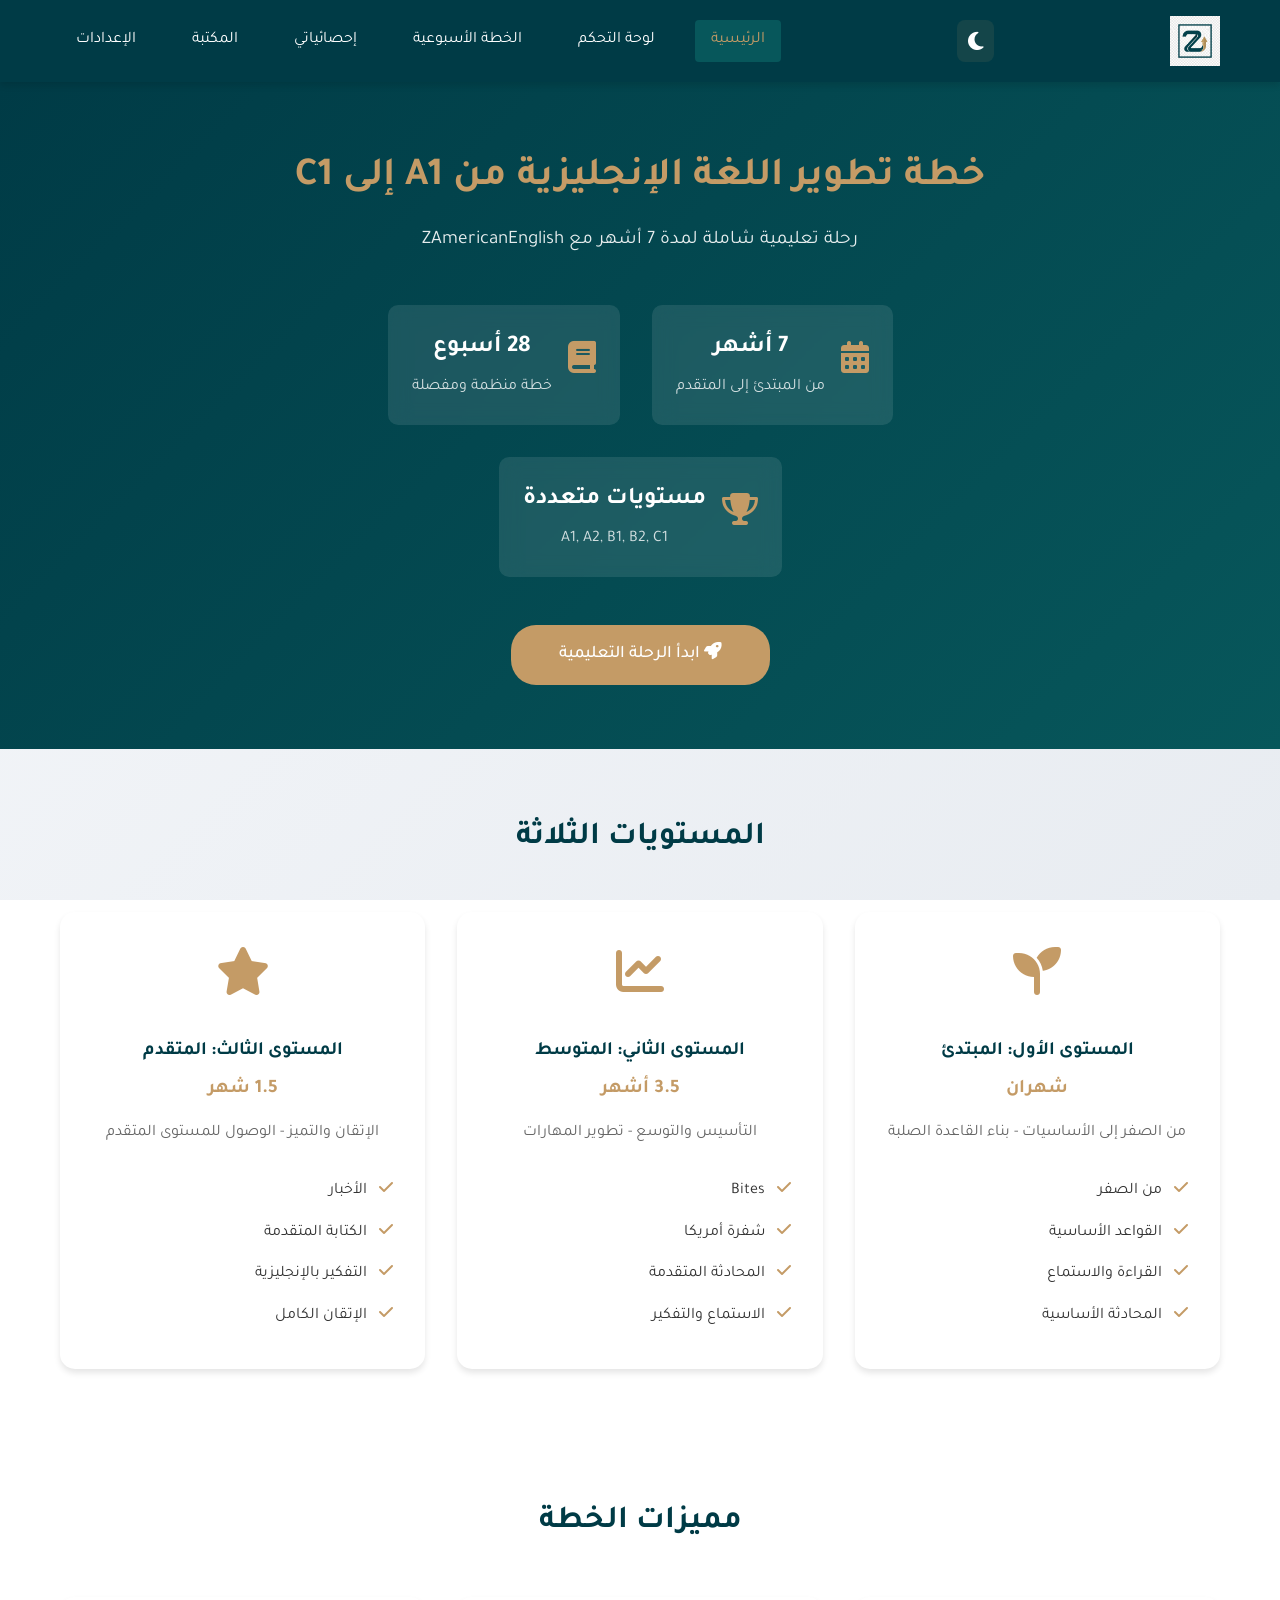
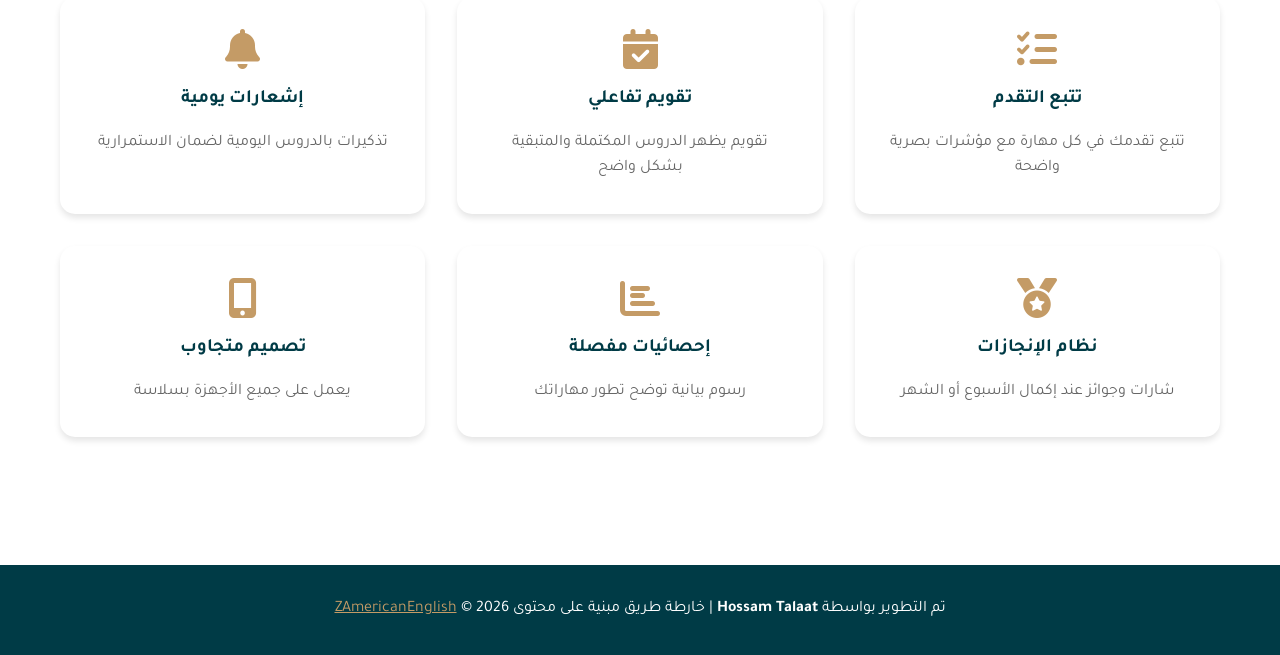
<file: index.html>
<!DOCTYPE html>
<html lang="ar" dir="rtl">

<head>
    <meta charset="UTF-8">
    <meta name="viewport" content="width=device-width, initial-scale=1.0">

    <!-- Primary Meta Tags -->
    <title>ZAmericanEnglish - خطة تعلم الإنجليزية من A1 إلى C1 | تعلم اللغة الإنجليزية مجاناً</title>
    <meta name="title" content="ZAmericanEnglish - خطة تعلم الإنجليزية من A1 إلى C1">
    <meta name="description"
        content="خطة تعليمية شاملة لتعلم اللغة الإنجليزية من الصفر حتى الاحتراف في 7 أشهر. تتبع تقدمك، دروس يومية منظمة، قواعد، محادثة، استماع، وكتابة مع ZAmericanEnglish.">
    <meta name="keywords"
        content="تعلم الإنجليزية, كورس إنجليزي, ZAmericanEnglish, خطة تعلم اللغة الإنجليزية, English learning, A1 to C1, تعلم الإنجليزية من الصفر, دروس إنجليزي مجانية">
    <meta name="author" content="ZAmericanEnglish">
    <meta name="robots" content="index, follow">
    <meta name="language" content="Arabic">

    <!-- Canonical URL -->
    <link rel="canonical" href="https://zamerican-roadmap.vercel.app/">
    <!-- Theme Color -->
    <meta name="theme-color" content="#003b46">
    <meta name="msapplication-TileColor" content="#003b46">

    <!-- Favicon -->
    <link rel="icon" type="image/x-icon" href="images/favicon.ico">
    <link rel="icon" type="image/png" sizes="32x32" href="images/favicon-32x32.png">
    <link rel="icon" type="image/png" sizes="16x16" href="images/favicon-16x16.png">
    <link rel="apple-touch-icon" sizes="180x180" href="images/apple-touch-icon.png">
    <link rel="manifest" href="manifest.json">

    <!-- Open Graph / Facebook -->
    <meta property="og:type" content="website">
    <meta property="og:url" content="https://zamerican-roadmap.vercel.app/">
    <meta property="og:title" content="ZAmericanEnglish - خطة تعلم الإنجليزية من A1 إلى C1">
    <meta property="og:description"
        content="خطة تعليمية شاملة لتعلم اللغة الإنجليزية من الصفر حتى الاحتراف في 7 أشهر. دروس يومية منظمة مع تتبع التقدم.">
    <meta property="og:image" content="https://zamerican-roadmap.vercel.app/images/og-image.png">
    <meta property="og:locale" content="ar_AR">
    <meta property="og:site_name" content="ZAmericanEnglish">

    <!-- Twitter -->
    <meta property="twitter:card" content="summary_large_image">
    <meta property="twitter:url" content="https://zamerican-roadmap.vercel.app/">
    <meta property="twitter:title" content="ZAmericanEnglish - خطة تعلم الإنجليزية من A1 إلى C1">
    <meta property="twitter:description"
        content="خطة تعليمية شاملة لتعلم اللغة الإنجليزية من الصفر حتى الاحتراف في 7 أشهر.">
    <meta property="twitter:image" content="https://zamerican-roadmap.vercel.app/images/og-image.png">

    <!-- Structured Data / JSON-LD -->
    <script type="application/ld+json">
    {
        "@context": "https://schema.org",
        "@type": "EducationalOrganization",
        "name": "ZAmericanEnglish",
        "description": "منصة تعليمية لتعلم اللغة الإنجليزية من المستوى A1 إلى C1",
        "url": "https://zamerican-roadmap.vercel.app/",
        "logo": "https://zamerican-roadmap.vercel.app/images/logo.png",
        "sameAs": [],
        "offers": {
            "@type": "Offer",
            "name": "خطة تعلم الإنجليزية",
            "description": "خطة تعليمية شاملة لمدة 7 أشهر",
            "price": "0",
            "priceCurrency": "USD"
        },
        "hasCourse": {
            "@type": "Course",
            "name": "English Learning Roadmap A1-C1",
            "description": "خطة تعلم اللغة الإنجليزية من المبتدئ إلى المتقدم",
            "provider": {
                "@type": "Organization",
                "name": "ZAmericanEnglish"
            },
            "timeRequired": "P7M",
            "educationalLevel": "Beginner to Advanced"
        }
    }
    </script>

    <!-- Preconnect for Performance -->
    <link rel="preconnect" href="https://fonts.googleapis.com">
    <link rel="preconnect" href="https://fonts.gstatic.com" crossorigin>
    <link rel="dns-prefetch" href="https://cdnjs.cloudflare.com">

    <!-- Fonts & Icons -->
    <link href="https://fonts.googleapis.com/css2?family=Tajawal:wght@300;400;500;700&display=swap" rel="stylesheet">
    <link rel="stylesheet" href="https://cdnjs.cloudflare.com/ajax/libs/font-awesome/6.4.0/css/all.min.css">

    <!-- Stylesheets -->
    <link rel="stylesheet" href="css/style.css">
    <link rel="stylesheet" href="css/responsive.css">
</head>

<body>
    <header class="main-header">
        <div class="container">
            <a href="index.html" class="logo">
                <img src="images/apple-touch-icon.png" alt="ZAmericanRoadMap Logo" title="ZAmericanRoadMap">
            </a>
            <button class="menu-toggle" aria-label="قائمة">
                <i class="fas fa-bars"></i>
            </button>
            <nav class="main-nav">
                <a href="index.html" class="nav-link active">الرئيسية</a>
                <a href="dashboard.html" class="nav-link">لوحة التحكم</a>
                <a href="weekly-plan.html" class="nav-link">الخطة الأسبوعية</a>
                <a href="statistics.html" class="nav-link">إحصائياتي</a>
                <a href="library.html" class="nav-link">المكتبة</a>
                <a href="settings.html" class="nav-link">الإعدادات</a>
            </nav>
        </div>
    </header>

    <main>
        <section class="hero-section">
            <div class="container">
                <div class="hero-content">
                    <h1 class="hero-title">خطة تطوير اللغة الإنجليزية من A1 إلى C1</h1>
                    <p class="hero-subtitle">رحلة تعليمية شاملة لمدة 7 أشهر مع ZAmericanEnglish</p>
                    <div class="hero-timeline">
                        <div class="timeline-item">
                            <div class="timeline-icon">
                                <i class="fas fa-calendar-alt"></i>
                            </div>
                            <div class="timeline-content">
                                <h3>7 أشهر</h3>
                                <p>من المبتدئ إلى المتقدم</p>
                            </div>
                        </div>
                        <div class="timeline-item">
                            <div class="timeline-icon">
                                <i class="fas fa-book"></i>
                            </div>
                            <div class="timeline-content">
                                <h3>28 أسبوع</h3>
                                <p>خطة منظمة ومفصلة</p>
                            </div>
                        </div>
                        <div class="timeline-item">
                            <div class="timeline-icon">
                                <i class="fas fa-trophy"></i>
                            </div>
                            <div class="timeline-content">
                                <h3>مستويات متعددة</h3>
                                <p>A1, A2, B1, B2, C1</p>
                            </div>
                        </div>
                    </div>
                    <a href="dashboard.html" class="btn btn-primary btn-large">
                        <i class="fas fa-rocket"></i>
                        ابدأ الرحلة التعليمية
                    </a>
                </div>
            </div>
        </section>

        <section class="levels-section">
            <div class="container">
                <h2 class="section-title">المستويات الثلاثة</h2>
                <div class="levels-grid">
                    <div class="level-card">
                        <div class="level-icon">
                            <i class="fas fa-seedling"></i>
                        </div>
                        <h3>المستوى الأول: المبتدئ</h3>
                        <p class="level-duration">شهران</p>
                        <p class="level-description">من الصفر إلى الأساسيات - بناء القاعدة الصلبة</p>
                        <ul class="level-topics">
                            <li><i class="fas fa-check"></i> من الصفر</li>
                            <li><i class="fas fa-check"></i> القواعد الأساسية</li>
                            <li><i class="fas fa-check"></i> القراءة والاستماع</li>
                            <li><i class="fas fa-check"></i> المحادثة الأساسية</li>
                        </ul>
                    </div>
                    <div class="level-card">
                        <div class="level-icon">
                            <i class="fas fa-chart-line"></i>
                        </div>
                        <h3>المستوى الثاني: المتوسط</h3>
                        <p class="level-duration">3.5 أشهر</p>
                        <p class="level-description">التأسيس والتوسع - تطوير المهارات</p>
                        <ul class="level-topics">
                            <li><i class="fas fa-check"></i> Bites</li>
                            <li><i class="fas fa-check"></i> شفرة أمريكا</li>
                            <li><i class="fas fa-check"></i> المحادثة المتقدمة</li>
                            <li><i class="fas fa-check"></i> الاستماع والتفكير</li>
                        </ul>
                    </div>
                    <div class="level-card">
                        <div class="level-icon">
                            <i class="fas fa-star"></i>
                        </div>
                        <h3>المستوى الثالث: المتقدم</h3>
                        <p class="level-duration">1.5 شهر</p>
                        <p class="level-description">الإتقان والتميز - الوصول للمستوى المتقدم</p>
                        <ul class="level-topics">
                            <li><i class="fas fa-check"></i> الأخبار</li>
                            <li><i class="fas fa-check"></i> الكتابة المتقدمة</li>
                            <li><i class="fas fa-check"></i> التفكير بالإنجليزية</li>
                            <li><i class="fas fa-check"></i> الإتقان الكامل</li>
                        </ul>
                    </div>
                </div>
            </div>
        </section>

        <section class="features-section">
            <div class="container">
                <h2 class="section-title">مميزات الخطة</h2>
                <div class="features-grid">
                    <div class="feature-card">
                        <i class="fas fa-tasks"></i>
                        <h3>تتبع التقدم</h3>
                        <p>تتبع تقدمك في كل مهارة مع مؤشرات بصرية واضحة</p>
                    </div>
                    <div class="feature-card">
                        <i class="fas fa-calendar-check"></i>
                        <h3>تقويم تفاعلي</h3>
                        <p>تقويم يظهر الدروس المكتملة والمتبقية بشكل واضح</p>
                    </div>
                    <div class="feature-card">
                        <i class="fas fa-bell"></i>
                        <h3>إشعارات يومية</h3>
                        <p>تذكيرات بالدروس اليومية لضمان الاستمرارية</p>
                    </div>
                    <div class="feature-card">
                        <i class="fas fa-medal"></i>
                        <h3>نظام الإنجازات</h3>
                        <p>شارات وجوائز عند إكمال الأسبوع أو الشهر</p>
                    </div>
                    <div class="feature-card">
                        <i class="fas fa-chart-bar"></i>
                        <h3>إحصائيات مفصلة</h3>
                        <p>رسوم بيانية توضح تطور مهاراتك</p>
                    </div>
                    <div class="feature-card">
                        <i class="fas fa-mobile-alt"></i>
                        <h3>تصميم متجاوب</h3>
                        <p>يعمل على جميع الأجهزة بسلاسة</p>
                    </div>
                </div>
            </div>
        </section>
    </main>

    <footer class="main-footer">
        <div class="container">
            <p>تم التطوير بواسطة <strong>Hossam Talaat</strong> | خارطة طريق مبنية على محتوى <a
                    href="https://www.youtube.com/@ZAmericanEnglish" target="_blank"
                    style="color: var(--color-gold);">ZAmericanEnglish</a> &copy; 2026</p>
        </div>
    </footer>

    <script src="js/app.js"></script>
    <script src="js/utils.js"></script>
    <script src="js/dark-mode.js"></script>
</body>

</html>
</file>
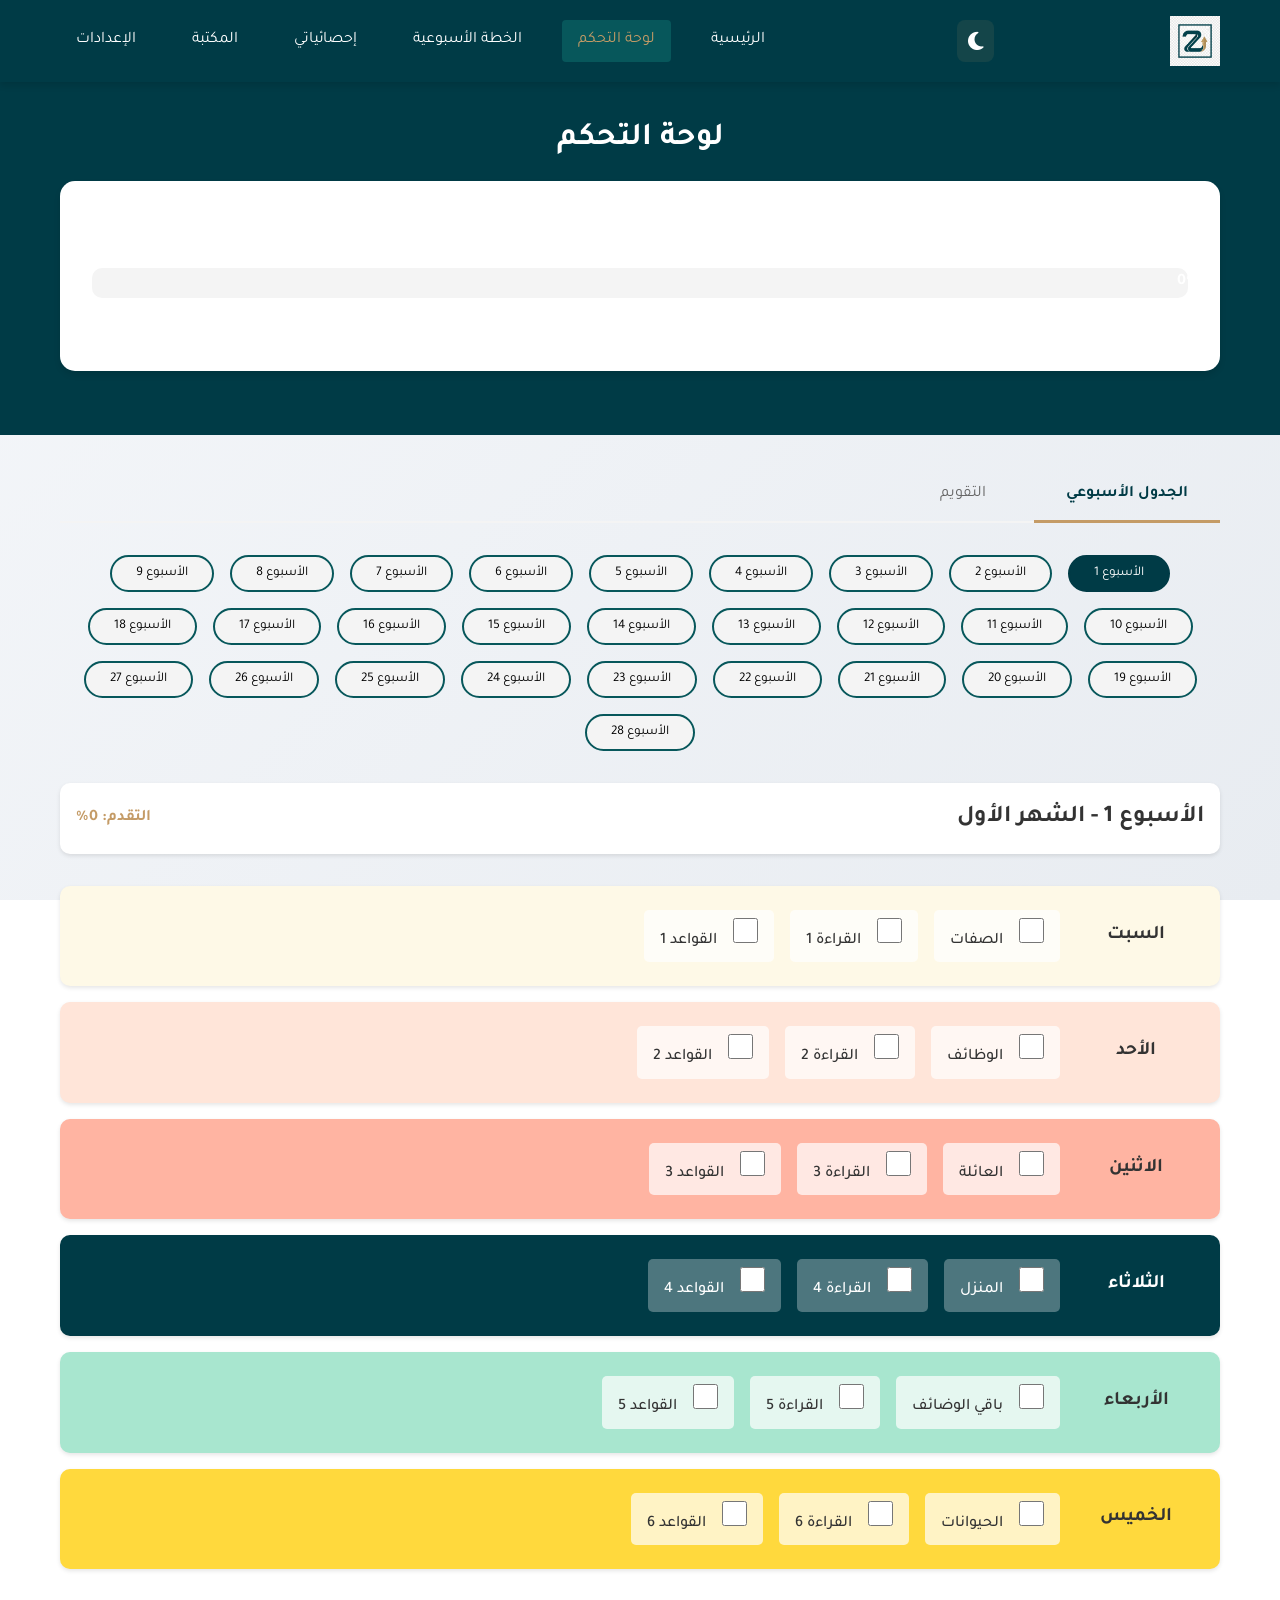
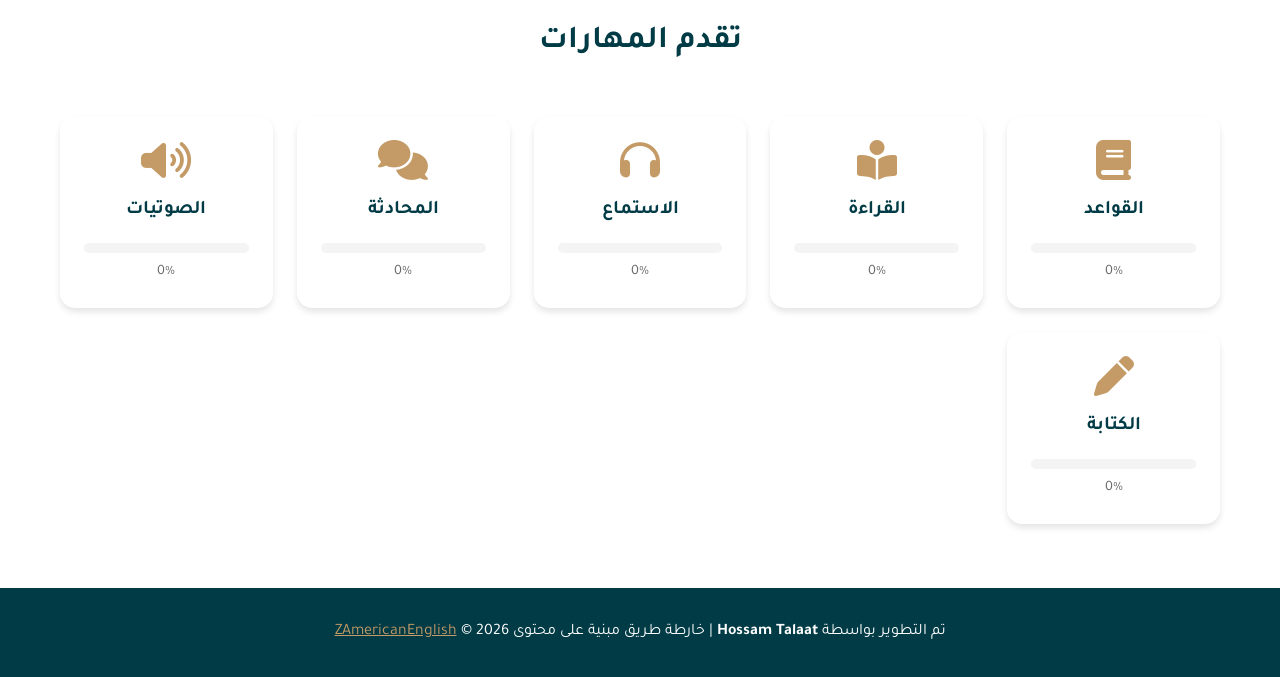
<file: dashboard.html>
<!DOCTYPE html>
<html lang="ar" dir="rtl">

<head>
    <meta charset="UTF-8">
    <meta name="viewport" content="width=device-width, initial-scale=1.0">

    <!-- Primary Meta Tags -->
    <title>لوحة التحكم - ZAmericanEnglish | تتبع تقدمك في تعلم الإنجليزية</title>
    <meta name="description"
        content="تتبع تقدمك في تعلم اللغة الإنجليزية. شاهد إحصائياتك، دروسك المكتملة، ومهاراتك في القواعد والقراءة والاستماع والمحادثة.">
    <meta name="robots" content="index, follow">

    <!-- Theme Color -->
    <meta name="theme-color" content="#003b46">

    <!-- Favicon -->
    <link rel="icon" type="image/x-icon" href="images/favicon.ico">
    <link rel="icon" type="image/png" sizes="32x32" href="images/favicon-32x32.png">
    <link rel="icon" type="image/png" sizes="16x16" href="images/favicon-16x16.png">
    <link rel="apple-touch-icon" sizes="180x180" href="images/apple-touch-icon.png">

    <!-- Open Graph -->
    <meta property="og:title" content="لوحة التحكم - ZAmericanEnglish">
    <meta property="og:description" content="تتبع تقدمك في تعلم اللغة الإنجليزية مع إحصائيات مفصلة.">
    <meta property="og:url" content="https://zamerican-roadmap.vercel.app/dashboard.html">

    <!-- Preconnect -->
    <link rel="preconnect" href="https://fonts.googleapis.com">
    <link rel="preconnect" href="https://fonts.gstatic.com" crossorigin>

    <!-- Fonts & Icons -->
    <link href="https://fonts.googleapis.com/css2?family=Tajawal:wght@300;400;500;700&display=swap" rel="stylesheet">
    <link rel="stylesheet" href="https://cdnjs.cloudflare.com/ajax/libs/font-awesome/6.4.0/css/all.min.css">

    <!-- Stylesheets -->
    <link rel="stylesheet" href="css/style.css">
    <link rel="stylesheet" href="css/responsive.css">
</head>

<body>
    <header class="main-header">
        <div class="container">
            <a href="index.html" class="logo">
                <img src="images/apple-touch-icon.png" alt="ZAmericanRoadMap Logo" title="ZAmericanRoadMap">
            </a>
            <button class="menu-toggle" aria-label="قائمة">
                <i class="fas fa-bars"></i>
            </button>
            <nav class="main-nav">
                <a href="index.html" class="nav-link">الرئيسية</a>
                <a href="dashboard.html" class="nav-link active">لوحة التحكم</a>
                <a href="weekly-plan.html" class="nav-link">الخطة الأسبوعية</a>
                <a href="statistics.html" class="nav-link">إحصائياتي</a>
                <a href="library.html" class="nav-link">المكتبة</a>
                <a href="settings.html" class="nav-link">الإعدادات</a>
            </nav>
        </div>
    </header>

    <main>
        <section class="dashboard-header">
            <div class="container">
                <h1>لوحة التحكم</h1>
                <div class="progress-section">
                    <h2>تقدمك العام</h2>
                    <div class="progress-bar-container">
                        <div class="progress-bar" style="width: 0%">0%</div>
                    </div>
                    <p class="progress-text text-center mt-1">0 من 0 درس مكتمل</p>
                </div>
            </div>
        </section>

        <section class="container">
            <div class="dashboard-tabs">
                <button class="tab-btn active" data-tab="schedule">الجدول الأسبوعي</button>
                <button class="tab-btn" data-tab="calendar">التقويم</button>
            </div>

            <div id="schedule-tab" class="tab-content active">
                <div class="week-selector">
                    <!-- سيتم ملؤها ديناميكياً -->
                </div>

                <div id="week-container" class="weekly-schedule">
                    <!-- سيتم ملؤها ديناميكياً -->
                </div>
            </div>

            <div id="calendar-tab" class="tab-content">
                <div id="calendar-container"></div>
            </div>

            <div class="skills-section mt-2">
                <h2 class="section-title">تقدم المهارات</h2>
                <div class="skills-grid">
                    <div class="skill-card">
                        <i class="fas fa-book skill-icon"></i>
                        <h3>القواعد</h3>
                        <div class="skill-progress-bar">
                            <div class="skill-progress" style="width: 0%"></div>
                        </div>
                        <p class="skill-percentage">0%</p>
                    </div>
                    <div class="skill-card">
                        <i class="fas fa-book-reader skill-icon"></i>
                        <h3>القراءة</h3>
                        <div class="skill-progress-bar">
                            <div class="skill-progress" style="width: 0%"></div>
                        </div>
                        <p class="skill-percentage">0%</p>
                    </div>
                    <div class="skill-card">
                        <i class="fas fa-headphones skill-icon"></i>
                        <h3>الاستماع</h3>
                        <div class="skill-progress-bar">
                            <div class="skill-progress" style="width: 0%"></div>
                        </div>
                        <p class="skill-percentage">0%</p>
                    </div>
                    <div class="skill-card">
                        <i class="fas fa-comments skill-icon"></i>
                        <h3>المحادثة</h3>
                        <div class="skill-progress-bar">
                            <div class="skill-progress" style="width: 0%"></div>
                        </div>
                        <p class="skill-percentage">0%</p>
                    </div>
                    <div class="skill-card">
                        <i class="fas fa-volume-up skill-icon"></i>
                        <h3>الصوتيات</h3>
                        <div class="skill-progress-bar">
                            <div class="skill-progress" style="width: 0%"></div>
                        </div>
                        <p class="skill-percentage">0%</p>
                    </div>
                    <div class="skill-card">
                        <i class="fas fa-pen skill-icon"></i>
                        <h3>الكتابة</h3>
                        <div class="skill-progress-bar">
                            <div class="skill-progress" style="width: 0%"></div>
                        </div>
                        <p class="skill-percentage">0%</p>
                    </div>
                </div>
            </div>
        </section>
    </main>

    <footer class="main-footer">
        <div class="container">
            <p>تم التطوير بواسطة <strong>Hossam Talaat</strong> | خارطة طريق مبنية على محتوى <a
                    href="https://www.youtube.com/@ZAmericanEnglish" target="_blank"
                    style="color: var(--color-gold);">ZAmericanEnglish</a> &copy; 2026</p>
        </div>
    </footer>

    <script src="js/data.js"></script>
    <script src="js/progress.js"></script>
    <script src="js/app.js"></script>
    <script src="js/utils.js"></script>
    <script src="js/search.js"></script>
    <script src="js/dark-mode.js"></script>
    <script src="js/calendar.js"></script>
    <script src="js/dashboard.js"></script>
</body>

</html>
</file>
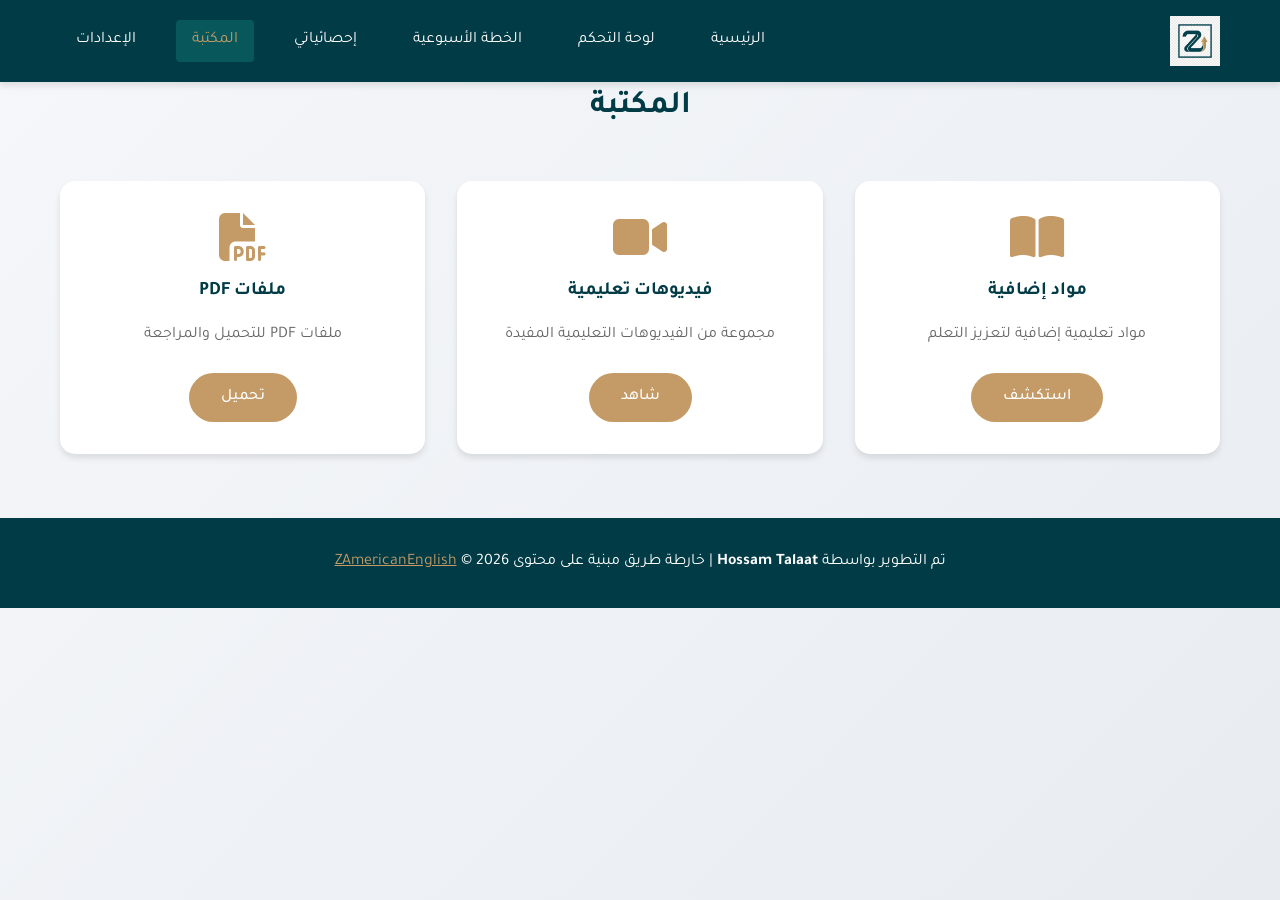
<file: library.html>
<!DOCTYPE html>
<html lang="ar" dir="rtl">

<head>
    <meta charset="UTF-8">
    <meta name="viewport" content="width=device-width, initial-scale=1.0">

    <!-- Primary Meta Tags -->
    <title>المكتبة - ZAmericanEnglish | مصادر تعلم اللغة الإنجليزية</title>
    <meta name="description"
        content="مكتبة مصادر تعليمية لتعلم اللغة الإنجليزية. فيديوهات، ملفات PDF، ومواد إضافية لتعزيز التعلم.">
    <meta name="robots" content="index, follow">
    <meta name="theme-color" content="#003b46">

    <!-- Favicon -->
    <link rel="icon" type="image/x-icon" href="images/favicon.ico">
    <link rel="icon" type="image/png" sizes="32x32" href="images/favicon-32x32.png">
    <link rel="icon" type="image/png" sizes="16x16" href="images/favicon-16x16.png">
    <link rel="apple-touch-icon" sizes="180x180" href="images/apple-touch-icon.png">

    <!-- Open Graph -->
    <meta property="og:title" content="المكتبة - ZAmericanEnglish">
    <meta property="og:description" content="مصادر تعليمية متنوعة لتعلم اللغة الإنجليزية.">
    <meta property="og:url" content="https://zamerican-roadmap.vercel.app/library.html">

    <!-- Preconnect -->
    <link rel="preconnect" href="https://fonts.googleapis.com">
    <link rel="preconnect" href="https://fonts.gstatic.com" crossorigin>
    <link href="https://fonts.googleapis.com/css2?family=Tajawal:wght@300;400;500;700&display=swap" rel="stylesheet">
    <link rel="stylesheet" href="https://cdnjs.cloudflare.com/ajax/libs/font-awesome/6.4.0/css/all.min.css">
    <link rel="stylesheet" href="css/style.css">
    <link rel="stylesheet" href="css/responsive.css">
</head>

<body>
    <header class="main-header">
        <div class="container">
            <a href="index.html" class="logo">
                <img src="images/apple-touch-icon.png" alt="ZAmericanRoadMap Logo" title="ZAmericanRoadMap">
            </a>
            <button class="menu-toggle" aria-label="قائمة">
                <i class="fas fa-bars"></i>
            </button>
            <nav class="main-nav">
                <a href="index.html" class="nav-link">الرئيسية</a>
                <a href="dashboard.html" class="nav-link">لوحة التحكم</a>
                <a href="weekly-plan.html" class="nav-link">الخطة الأسبوعية</a>
                <a href="statistics.html" class="nav-link">إحصائياتي</a>
                <a href="library.html" class="nav-link active">المكتبة</a>
                <a href="settings.html" class="nav-link">الإعدادات</a>
            </nav>
        </div>
    </header>

    <main>
        <section class="container">
            <h1 class="section-title">المكتبة</h1>

            <div class="library-grid">
                <div class="library-card">
                    <i class="fas fa-book-open library-icon"></i>
                    <h3>مواد إضافية</h3>
                    <p>مواد تعليمية إضافية لتعزيز التعلم</p>
                    <a href="#" class="btn btn-primary">استكشف</a>
                </div>

                <div class="library-card">
                    <i class="fas fa-video library-icon"></i>
                    <h3>فيديوهات تعليمية</h3>
                    <p>مجموعة من الفيديوهات التعليمية المفيدة</p>
                    <a href="#" class="btn btn-primary">شاهد</a>
                </div>

                <div class="library-card">
                    <i class="fas fa-file-pdf library-icon"></i>
                    <h3>ملفات PDF</h3>
                    <p>ملفات PDF للتحميل والمراجعة</p>
                    <a href="#" class="btn btn-primary">تحميل</a>
                </div>
            </div>
        </section>
    </main>

    <footer class="main-footer">
        <div class="container">
            <p>تم التطوير بواسطة <strong>Hossam Talaat</strong> | خارطة طريق مبنية على محتوى <a
                    href="https://www.youtube.com/@ZAmericanEnglish" target="_blank"
                    style="color: var(--color-gold);">ZAmericanEnglish</a> &copy; 2026</p>
        </div>
    </footer>

    <script src="js/app.js"></script>
</body>

</html>
</file>
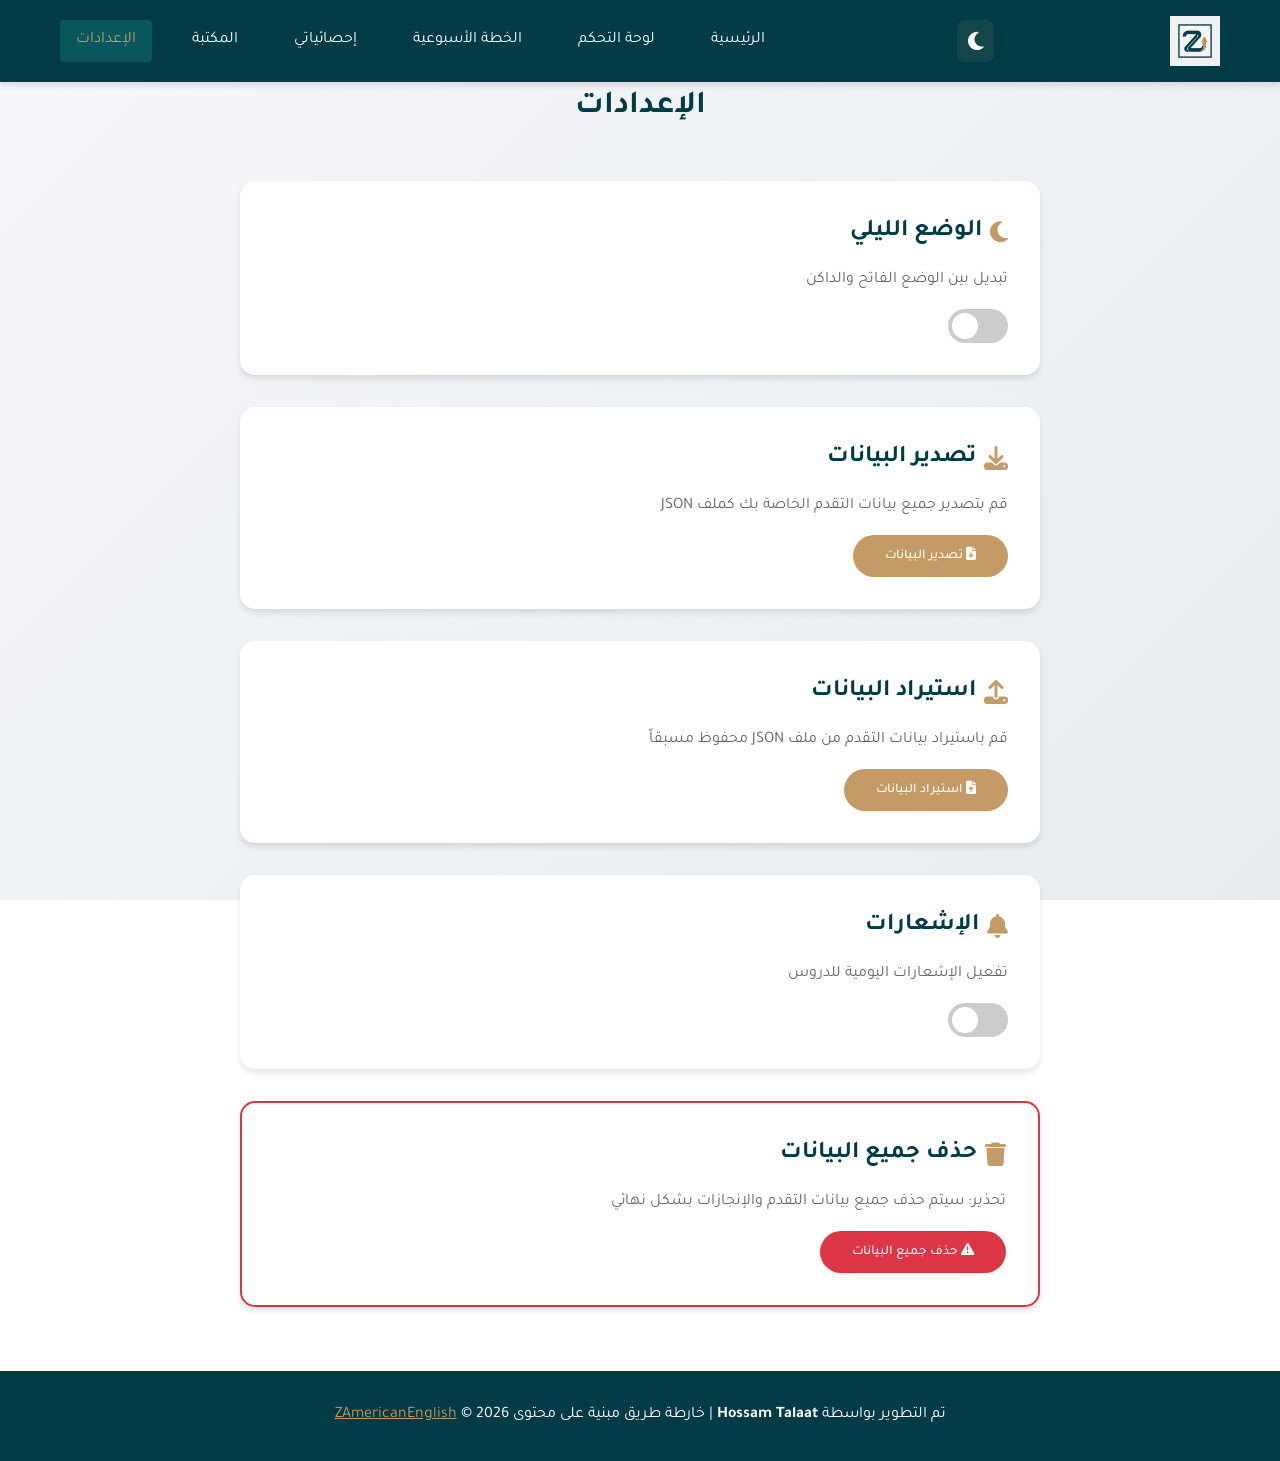
<file: settings.html>
<!DOCTYPE html>
<html lang="ar" dir="rtl">

<head>
    <meta charset="UTF-8">
    <meta name="viewport" content="width=device-width, initial-scale=1.0">

    <!-- Primary Meta Tags -->
    <title>الإعدادات - ZAmericanEnglish | إدارة حسابك وبياناتك</title>
    <meta name="description"
        content="إعدادات حسابك في ZAmericanEnglish. تصدير واستيراد البيانات، إدارة الإشعارات، والوضع الليلي.">
    <meta name="robots" content="noindex, nofollow">
    <meta name="theme-color" content="#003b46">

    <!-- Favicon -->
    <link rel="icon" type="image/x-icon" href="images/favicon.ico">
    <link rel="icon" type="image/png" sizes="32x32" href="images/favicon-32x32.png">
    <link rel="icon" type="image/png" sizes="16x16" href="images/favicon-16x16.png">
    <link rel="apple-touch-icon" sizes="180x180" href="images/apple-touch-icon.png">

    <!-- Preconnect -->
    <link rel="preconnect" href="https://fonts.googleapis.com">
    <link rel="preconnect" href="https://fonts.gstatic.com" crossorigin>
    <link href="https://fonts.googleapis.com/css2?family=Tajawal:wght@300;400;500;700&display=swap" rel="stylesheet">
    <link rel="stylesheet" href="https://cdnjs.cloudflare.com/ajax/libs/font-awesome/6.4.0/css/all.min.css">
    <link rel="stylesheet" href="css/style.css">
    <link rel="stylesheet" href="css/responsive.css">
</head>

<body>
    <header class="main-header">
        <div class="container">
            <a href="index.html" class="logo">
                <img src="images/apple-touch-icon.png" alt="ZAmericanRoadMap Logo" title="ZAmericanRoadMap">
            </a>
            <button class="menu-toggle" aria-label="قائمة">
                <i class="fas fa-bars"></i>
            </button>
            <nav class="main-nav">
                <a href="index.html" class="nav-link">الرئيسية</a>
                <a href="dashboard.html" class="nav-link">لوحة التحكم</a>
                <a href="weekly-plan.html" class="nav-link">الخطة الأسبوعية</a>
                <a href="statistics.html" class="nav-link">إحصائياتي</a>
                <a href="library.html" class="nav-link">المكتبة</a>
                <a href="settings.html" class="nav-link active">الإعدادات</a>
            </nav>
        </div>
    </header>

    <main>
        <section class="container">
            <h1 class="section-title">الإعدادات</h1>

            <div class="settings-section">
                <div class="settings-card">
                    <h2><i class="fas fa-download"></i> تصدير البيانات</h2>
                    <p>قم بتصدير جميع بيانات التقدم الخاصة بك كملف JSON</p>
                    <button id="export-btn" class="btn btn-primary">
                        <i class="fas fa-file-download"></i> تصدير البيانات
                    </button>
                </div>

                <div class="settings-card">
                    <h2><i class="fas fa-upload"></i> استيراد البيانات</h2>
                    <p>قم باستيراد بيانات التقدم من ملف JSON محفوظ مسبقاً</p>
                    <input type="file" id="import-input" accept=".json" style="display: none;">
                    <button id="import-btn" class="btn btn-primary">
                        <i class="fas fa-file-upload"></i> استيراد البيانات
                    </button>
                </div>

                <div class="settings-card">
                    <h2><i class="fas fa-bell"></i> الإشعارات</h2>
                    <p>تفعيل الإشعارات اليومية للدروس</p>
                    <label class="switch">
                        <input type="checkbox" id="notifications-toggle">
                        <span class="slider"></span>
                    </label>
                </div>

                <div class="settings-card danger">
                    <h2><i class="fas fa-trash"></i> حذف جميع البيانات</h2>
                    <p>تحذير: سيتم حذف جميع بيانات التقدم والإنجازات بشكل نهائي</p>
                    <button id="reset-btn" class="btn btn-danger">
                        <i class="fas fa-exclamation-triangle"></i> حذف جميع البيانات
                    </button>
                </div>
            </div>
        </section>
    </main>

    <footer class="main-footer">
        <div class="container">
            <p>تم التطوير بواسطة <strong>Hossam Talaat</strong> | خارطة طريق مبنية على محتوى <a
                    href="https://www.youtube.com/@ZAmericanEnglish" target="_blank"
                    style="color: var(--color-gold);">ZAmericanEnglish</a> &copy; 2026</p>
        </div>
    </footer>

    <script src="js/data.js"></script>
    <script src="js/progress.js"></script>
    <script src="js/app.js"></script>
    <script src="js/utils.js"></script>
    <script src="js/dark-mode.js"></script>
</body>

</html>
</file>
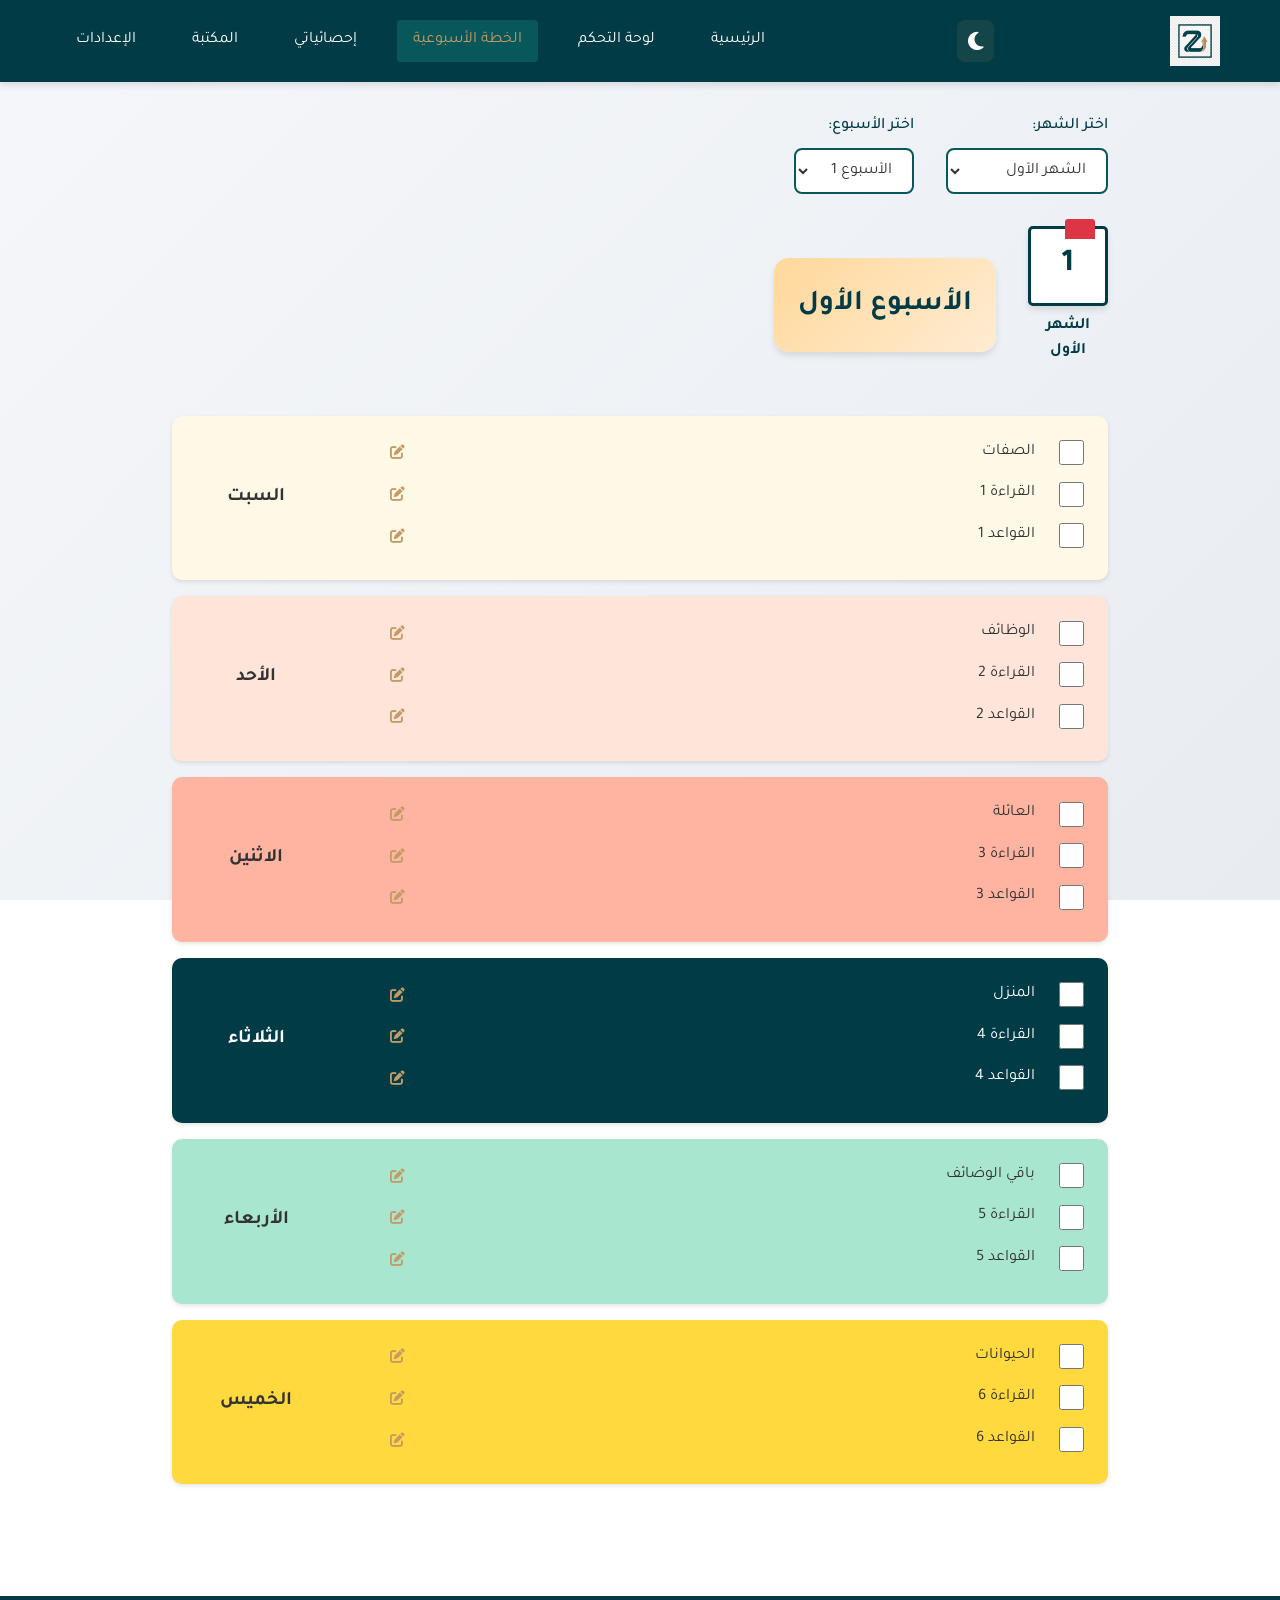
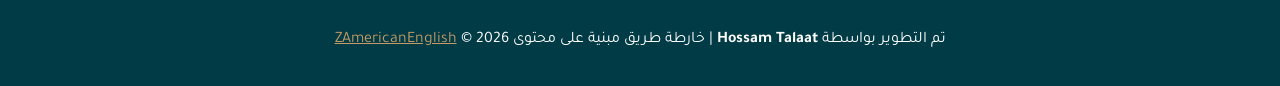
<file: weekly-plan.html>
<!DOCTYPE html>
<html lang="ar" dir="rtl">

<head>
    <meta charset="UTF-8">
    <meta name="viewport" content="width=device-width, initial-scale=1.0">

    <!-- Primary Meta Tags -->
    <title>الخطة الأسبوعية - ZAmericanEnglish | جدول دروس تعلم الإنجليزية</title>
    <meta name="description"
        content="خطة أسبوعية منظمة لتعلم اللغة الإنجليزية. دروس يومية في القواعد، القراءة، الاستماع، والمحادثة مع تتبع التقدم.">
    <meta name="robots" content="index, follow">
    <meta name="theme-color" content="#003b46">

    <!-- Favicon -->
    <link rel="icon" type="image/x-icon" href="images/favicon.ico">
    <link rel="icon" type="image/png" sizes="32x32" href="images/favicon-32x32.png">
    <link rel="icon" type="image/png" sizes="16x16" href="images/favicon-16x16.png">
    <link rel="apple-touch-icon" sizes="180x180" href="images/apple-touch-icon.png">

    <!-- Open Graph -->
    <meta property="og:title" content="الخطة الأسبوعية - ZAmericanEnglish">
    <meta property="og:description" content="خطة أسبوعية منظمة لتعلم اللغة الإنجليزية مع دروس يومية.">
    <meta property="og:url" content="https://zamerican-roadmap.vercel.app/weekly-plan.html">

    <!-- Preconnect -->
    <link rel="preconnect" href="https://fonts.googleapis.com">
    <link rel="preconnect" href="https://fonts.gstatic.com" crossorigin>
    <link href="https://fonts.googleapis.com/css2?family=Tajawal:wght@300;400;500;700&display=swap" rel="stylesheet">
    <link rel="stylesheet" href="https://cdnjs.cloudflare.com/ajax/libs/font-awesome/6.4.0/css/all.min.css">
    <link rel="stylesheet" href="css/style.css">
    <link rel="stylesheet" href="css/responsive.css">
</head>

<body>
    <header class="main-header">
        <div class="container">
            <a href="index.html" class="logo">
                <img src="images/apple-touch-icon.png" alt="ZAmericanRoadMap Logo" title="ZAmericanRoadMap">
            </a>
            <button class="menu-toggle" aria-label="قائمة">
                <i class="fas fa-bars"></i>
            </button>
            <nav class="main-nav">
                <a href="index.html" class="nav-link">الرئيسية</a>
                <a href="dashboard.html" class="nav-link">لوحة التحكم</a>
                <a href="weekly-plan.html" class="nav-link active">الخطة الأسبوعية</a>
                <a href="statistics.html" class="nav-link">إحصائياتي</a>
                <a href="library.html" class="nav-link">المكتبة</a>
                <a href="settings.html" class="nav-link">الإعدادات</a>
            </nav>
        </div>
    </header>

    <main>
        <section class="weekly-plan-container">
            <div class="plan-controls">
                <div class="month-selector">
                    <label for="month-select">اختر الشهر:</label>
                    <select id="month-select" class="form-select">
                        <option value="1">الشهر الأول</option>
                        <option value="2">الشهر الثاني</option>
                        <option value="3">الشهر الثالث</option>
                        <option value="4">الشهر الرابع</option>
                        <option value="5">الشهر الخامس</option>
                        <option value="6">الشهر السادس</option>
                        <option value="7">الشهر السابع</option>
                    </select>
                </div>
                <div class="week-selector-plan">
                    <label for="week-select">اختر الأسبوع:</label>
                    <select id="week-select" class="form-select">
                        <!-- سيتم ملؤها ديناميكياً -->
                    </select>
                </div>
            </div>

            <div id="plan-content">
                <!-- سيتم ملؤها ديناميكياً -->
            </div>

            <!-- Modal للملاحظات -->
            <div id="notes-modal" class="modal">
                <div class="modal-content">
                    <div class="modal-header">
                        <h2>ملاحظات الدرس</h2>
                        <button class="modal-close">&times;</button>
                    </div>
                    <div class="modal-body">
                        <textarea id="notes-textarea" placeholder="اكتب ملاحظاتك هنا..." rows="6"></textarea>
                        <div class="modal-actions">
                            <button class="btn btn-primary" id="save-notes-btn">حفظ</button>
                            <button class="btn" id="cancel-notes-btn">إلغاء</button>
                        </div>
                    </div>
                </div>
            </div>
        </section>
    </main>

    <footer class="main-footer">
        <div class="container">
            <p>تم التطوير بواسطة <strong>Hossam Talaat</strong> | خارطة طريق مبنية على محتوى <a
                    href="https://www.youtube.com/@ZAmericanEnglish" target="_blank"
                    style="color: var(--color-gold);">ZAmericanEnglish</a> &copy; 2026</p>
        </div>
    </footer>

    <script src="js/data.js"></script>
    <script src="js/progress.js"></script>
    <script src="js/app.js"></script>
    <script src="js/utils.js"></script>
    <script src="js/dark-mode.js"></script>
    <script src="js/weekly-plan.js"></script>
</body>

</html>
</file>
<file: css/style.css>
/* متغيرات الألوان والخطوط */
:root {
  --color-petroleum: #003b46;
  --color-petroleum-light: #07575b;
  --color-gold: #c49b66;
  --color-gold-hover: #d4af37;
  --color-white: #ffffff;
  --color-light-gray: #f4f4f4;
  --color-text-dark: #333333;
  --color-text-light: #666666;
  --font-main: "Tajawal", sans-serif;

  /* ألوان الأيام */
  --color-saturday: #fef9e7;
  --color-sunday: #ffe5d9;
  --color-monday: #ffb4a2;
  --color-tuesday: #003b46;
  --color-wednesday: #a8e6cf;
  --color-thursday: #ffd93d;

  /* ظلال */
  --shadow-sm: 0 2px 4px rgba(0, 0, 0, 0.1);
  --shadow-md: 0 4px 6px rgba(0, 0, 0, 0.1);
  --shadow-lg: 0 10px 20px rgba(0, 0, 0, 0.15);
}

/* إعادة تعيين الأساسيات */
* {
  margin: 0;
  padding: 0;
  box-sizing: border-box;
}

body {
  font-family: var(--font-main);
  color: var(--color-text-dark);
  background: linear-gradient(135deg, #f5f7fa 0%, #e8ecf1 100%);
  background-attachment: fixed;
  line-height: 1.6;
  min-height: 100vh;
  overflow-x: hidden;
  transition: background 0.4s ease, color 0.4s ease;
}

/* Global transition for dark mode */
*,
*::before,
*::after {
  transition-property: background-color, border-color, color, box-shadow;
  transition-duration: 0.3s;
  transition-timing-function: ease;
}

.container {
  max-width: 1200px;
  margin: 0 auto;
  padding: 0 20px;
}

/* الهيدر */
.main-header {
  background: var(--color-petroleum);
  color: var(--color-white);
  padding: 1rem 0;
  box-shadow: var(--shadow-md);
  position: sticky;
  top: 0;
  z-index: 1000;
}

.main-header .container {
  display: flex;
  justify-content: space-between;
  align-items: center;
}

.logo {
  display: flex;
  align-items: center;
  text-decoration: none;
}

.logo img {
  height: 50px;
  width: auto;
  transition: transform 0.3s ease;
}

.logo:hover img {
  transform: scale(1.1);
}

.main-nav {
  display: flex;
  gap: 1.5rem;
}

.menu-toggle {
  display: none;
  background: none;
  border: none;
  color: var(--color-white);
  font-size: 1.5rem;
  cursor: pointer;
  padding: 0.5rem;
  transition: all 0.3s ease;
}

.menu-toggle:hover {
  color: var(--color-gold);
}

.nav-link {
  color: var(--color-white);
  text-decoration: none;
  padding: 0.5rem 1rem;
  border-radius: 4px;
  transition: all 0.3s ease;
}

.nav-link:hover,
.nav-link.active {
  background: var(--color-petroleum-light);
  color: var(--color-gold);
}

/* Hero Section */
.hero-section {
  padding: 4rem 0;
  background: linear-gradient(135deg, var(--color-petroleum) 0%, var(--color-petroleum-light) 100%);
  color: var(--color-white);
  text-align: center;
}

.hero-content {
  max-width: 800px;
  margin: 0 auto;
}

.hero-title {
  font-size: 2.5rem;
  margin-bottom: 1rem;
  color: var(--color-gold);
}

.hero-subtitle {
  font-size: 1.2rem;
  margin-bottom: 2rem;
  opacity: 0.9;
}

.hero-timeline {
  display: flex;
  justify-content: center;
  gap: 2rem;
  margin: 3rem 0;
  flex-wrap: wrap;
}

.timeline-item {
  display: flex;
  align-items: center;
  gap: 1rem;
  background: rgba(255, 255, 255, 0.1);
  padding: 1.5rem;
  border-radius: 10px;
  backdrop-filter: blur(10px);
}

.timeline-icon {
  font-size: 2rem;
  color: var(--color-gold);
}

.timeline-content h3 {
  font-size: 1.5rem;
  margin-bottom: 0.5rem;
}

.timeline-content p {
  opacity: 0.8;
}

/* الأزرار */
.btn {
  display: inline-block;
  padding: 0.75rem 2rem;
  background: var(--color-gold);
  color: var(--color-white);
  text-decoration: none;
  border-radius: 25px;
  font-weight: 500;
  transition: all 0.3s ease;
  border: none;
  cursor: pointer;
  font-family: var(--font-main);
}

.btn:hover {
  background: var(--color-gold-hover);
  transform: translateY(-2px);
  box-shadow: var(--shadow-lg);
}

.btn-large {
  padding: 1rem 3rem;
  font-size: 1.1rem;
}

.btn-primary {
  background: var(--color-gold);
}

/* Sections */
.section-title {
  text-align: center;
  font-size: 2rem;
  margin-bottom: 3rem;
  color: var(--color-petroleum);
}

.levels-section,
.features-section {
  padding: 4rem 0;
}

.levels-grid,
.features-grid {
  display: grid;
  grid-template-columns: repeat(auto-fit, minmax(300px, 1fr));
  gap: 2rem;
}

.level-card,
.feature-card {
  background: var(--color-white);
  padding: 2rem;
  border-radius: 15px;
  box-shadow: var(--shadow-md);
  transition: all 0.3s ease;
  text-align: center;
}

.level-card:hover,
.feature-card:hover {
  transform: translateY(-5px);
  box-shadow: var(--shadow-lg);
}

.level-icon {
  font-size: 3rem;
  color: var(--color-gold);
  margin-bottom: 1rem;
}

.level-card h3 {
  color: var(--color-petroleum);
  margin-bottom: 0.5rem;
}

.level-duration {
  color: var(--color-gold);
  font-weight: 700;
  font-size: 1.2rem;
  margin-bottom: 1rem;
}

.level-description {
  color: var(--color-text-light);
  margin-bottom: 1.5rem;
}

.level-topics {
  list-style: none;
  text-align: right;
}

.level-topics li {
  padding: 0.5rem 0;
  color: var(--color-text-dark);
}

.level-topics li i {
  color: var(--color-gold);
  margin-left: 0.5rem;
}

.feature-card i {
  font-size: 2.5rem;
  color: var(--color-gold);
  margin-bottom: 1rem;
}

.feature-card h3 {
  color: var(--color-petroleum);
  margin-bottom: 1rem;
}

.feature-card p {
  color: var(--color-text-light);
}

/* Footer */
.main-footer {
  background: var(--color-petroleum);
  color: var(--color-white);
  text-align: center;
  padding: 2rem 0;
  margin-top: 4rem;
}

/* Dashboard Styles */
.dashboard-header {
  background: var(--color-petroleum);
  color: var(--color-white);
  padding: 2rem 0;
  margin-bottom: 2rem;
}

.dashboard-header h1 {
  text-align: center;
  font-size: 2rem;
  margin-bottom: 1rem;
}

.progress-section {
  background: var(--color-white);
  padding: 2rem;
  border-radius: 15px;
  box-shadow: var(--shadow-md);
  margin-bottom: 2rem;
}

.progress-bar-container {
  background: var(--color-light-gray);
  border-radius: 10px;
  height: 30px;
  overflow: hidden;
  margin-top: 1rem;
}

.progress-bar {
  background: linear-gradient(90deg, var(--color-gold) 0%, var(--color-gold-hover) 100%);
  height: 100%;
  border-radius: 10px;
  transition: width 0.5s ease;
  display: flex;
  align-items: center;
  justify-content: center;
  color: var(--color-white);
  font-weight: 700;
}

.week-selector {
  display: flex;
  justify-content: center;
  gap: 1rem;
  margin: 2rem 0;
  flex-wrap: wrap;
}

.week-btn {
  padding: 0.5rem 1.5rem;
  background: var(--color-light-gray);
  border: 2px solid var(--color-petroleum-light);
  border-radius: 25px;
  cursor: pointer;
  transition: all 0.3s ease;
  font-family: var(--font-main);
}

.week-btn:hover,
.week-btn.active {
  background: var(--color-petroleum);
  color: var(--color-white);
  border-color: var(--color-petroleum);
}

/* Weekly Plan Styles */
.weekly-plan-container {
  max-width: 1000px;
  margin: 0 auto;
  padding: 2rem;
}

.month-calendar-icon {
  position: relative;
  width: 80px;
  height: 80px;
  margin-bottom: 1rem;
}

.calendar-icon {
  width: 100%;
  height: 100%;
  background: var(--color-white);
  border: 3px solid var(--color-petroleum);
  border-radius: 5px;
  position: relative;
  box-shadow: var(--shadow-md);
}

.calendar-tab {
  position: absolute;
  top: -10px;
  right: 10px;
  width: 30px;
  height: 20px;
  background: #dc3545;
  border-radius: 3px 3px 0 0;
}

.calendar-number {
  position: absolute;
  top: 50%;
  left: 50%;
  transform: translate(-50%, -50%);
  font-size: 2rem;
  font-weight: 700;
  color: var(--color-petroleum);
}

.week-banner {
  background: linear-gradient(135deg, #ffd89b 0%, #ffecd2 100%);
  padding: 1.5rem;
  border-radius: 15px;
  text-align: center;
  margin: 2rem 0;
  box-shadow: var(--shadow-md);
}

.week-banner h2 {
  color: var(--color-petroleum);
  font-size: 1.8rem;
  margin: 0;
}

.weekly-schedule {
  margin-top: 2rem;
}

.weekly-schedule-wrapper {
  position: relative;
}

.day-row {
  display: flex;
  align-items: center;
  margin-bottom: 1rem;
  border-radius: 10px;
  padding: 1.5rem;
  box-shadow: var(--shadow-sm);
  transition: all 0.3s ease;
  position: relative;
  gap: 1rem;
}

.day-row:hover {
  transform: translateX(-5px);
  box-shadow: var(--shadow-md);
}

.lessons-column {
  flex: 1;
  display: flex;
  flex-direction: column;
  gap: 0.5rem;
}

.day-separator {
  width: 2px;
  height: 100%;
  background: rgba(0, 0, 0, 0.1);
  margin: 0 1rem;
}

.day-row.tuesday .day-separator {
  background: rgba(255, 255, 255, 0.3);
}

.day-row.saturday {
  background: var(--color-saturday);
}

.day-row.sunday {
  background: var(--color-sunday);
}

.day-row.monday {
  background: var(--color-monday);
}

.day-row.tuesday {
  background: var(--color-tuesday);
  color: var(--color-white);
}

.day-row.wednesday {
  background: var(--color-wednesday);
}

.day-row.thursday {
  background: var(--color-thursday);
}

.lesson-checkbox {
  width: 25px;
  height: 25px;
  margin-left: 1rem;
  cursor: pointer;
  accent-color: var(--color-gold);
}

.lesson-content {
  flex: 1;
  display: flex;
  gap: 1rem;
  align-items: center;
  flex-wrap: wrap;
}

.lesson-item {
  background: rgba(255, 255, 255, 0.7);
  padding: 0.5rem 1rem;
  border-radius: 5px;
  font-weight: 500;
}

.day-row.tuesday .lesson-item {
  background: rgba(255, 255, 255, 0.3);
  color: var(--color-white);
}

.day-name {
  min-width: 120px;
  font-weight: 700;
  font-size: 1.2rem;
  padding: 0 1rem;
  text-align: center;
}

.side-notes-container {
  margin-top: 2rem;
  display: flex;
  flex-direction: column;
  gap: 1rem;
}

/* Statistics */
.stats-grid {
  display: grid;
  grid-template-columns: repeat(auto-fit, minmax(250px, 1fr));
  gap: 2rem;
  margin-bottom: 3rem;
}

.stat-card {
  background: var(--color-white);
  padding: 2rem;
  border-radius: 15px;
  box-shadow: var(--shadow-md);
  text-align: center;
}

.stat-icon {
  font-size: 3rem;
  color: var(--color-gold);
  margin-bottom: 1rem;
}

.stat-value {
  font-size: 2.5rem;
  font-weight: 700;
  color: var(--color-petroleum);
  margin-bottom: 0.5rem;
}

.stat-label {
  color: var(--color-text-light);
}

/* Loading */
.loading {
  text-align: center;
  padding: 2rem;
  color: var(--color-text-light);
}

/* Utilities */
.text-center {
  text-align: center;
}

.mt-1 {
  margin-top: 1rem;
}

.mt-2 {
  margin-top: 2rem;
}

.mb-1 {
  margin-bottom: 1rem;
}

.mb-2 {
  margin-bottom: 2rem;
}

/* Skills Progress */
.skills-section {
  margin-top: 3rem;
}

.skills-grid {
  display: grid;
  grid-template-columns: repeat(auto-fit, minmax(200px, 1fr));
  gap: 1.5rem;
}

.skill-card {
  background: var(--color-white);
  padding: 1.5rem;
  border-radius: 15px;
  box-shadow: var(--shadow-md);
  text-align: center;
  transition: all 0.3s ease;
}

.skill-card:hover {
  transform: translateY(-5px);
  box-shadow: var(--shadow-lg);
}

.skill-icon {
  font-size: 2.5rem;
  color: var(--color-gold);
  margin-bottom: 1rem;
}

.skill-card h3 {
  color: var(--color-petroleum);
  margin-bottom: 1rem;
  font-size: 1.2rem;
}

.skill-progress-bar {
  background: var(--color-light-gray);
  height: 10px;
  border-radius: 5px;
  overflow: hidden;
  margin-bottom: 0.5rem;
}

.skill-progress {
  background: linear-gradient(90deg, var(--color-gold) 0%, var(--color-gold-hover) 100%);
  height: 100%;
  border-radius: 5px;
  transition: width 0.5s ease;
}

.skill-percentage {
  color: var(--color-text-light);
  font-size: 0.9rem;
}

.skills-progress-container {
  background: var(--color-white);
  padding: 2rem;
  border-radius: 15px;
  box-shadow: var(--shadow-md);
}

.skill-progress-item {
  margin-bottom: 1.5rem;
}

.skill-progress-item:last-child {
  margin-bottom: 0;
}

.skill-header {
  display: flex;
  justify-content: space-between;
  align-items: center;
  margin-bottom: 0.5rem;
}

.skill-name {
  font-weight: 700;
  color: var(--color-petroleum);
}

.skill-stats {
  color: var(--color-text-light);
  font-size: 0.9rem;
}

.skill-bar-container {
  background: var(--color-light-gray);
  height: 20px;
  border-radius: 10px;
  overflow: hidden;
  position: relative;
}

.skill-bar {
  background: linear-gradient(90deg, var(--color-gold) 0%, var(--color-gold-hover) 100%);
  height: 100%;
  border-radius: 10px;
  transition: width 0.5s ease;
  display: flex;
  align-items: center;
  justify-content: center;
  color: var(--color-white);
  font-weight: 700;
  font-size: 0.8rem;
}

/* Achievements */
.achievements-section {
  margin-top: 3rem;
}

.achievements-grid {
  display: grid;
  grid-template-columns: repeat(auto-fit, minmax(250px, 1fr));
  gap: 1.5rem;
}

.achievement-card {
  background: linear-gradient(135deg, var(--color-gold) 0%, var(--color-gold-hover) 100%);
  padding: 2rem;
  border-radius: 15px;
  box-shadow: var(--shadow-md);
  text-align: center;
  color: var(--color-white);
  transition: all 0.3s ease;
}

.achievement-card:hover {
  transform: translateY(-5px);
  box-shadow: var(--shadow-lg);
}

.achievement-icon {
  font-size: 3rem;
  margin-bottom: 1rem;
  color: var(--color-white);
}

.achievement-card h3 {
  margin-bottom: 0.5rem;
  font-size: 1.3rem;
}

.achievement-card p {
  opacity: 0.9;
  font-size: 0.9rem;
}

/* Settings */
.settings-section {
  max-width: 800px;
  margin: 0 auto;
}

.settings-card {
  background: var(--color-white);
  padding: 2rem;
  border-radius: 15px;
  box-shadow: var(--shadow-md);
  margin-bottom: 2rem;
}

.settings-card h2 {
  color: var(--color-petroleum);
  margin-bottom: 1rem;
  display: flex;
  align-items: center;
  gap: 0.5rem;
}

.settings-card h2 i {
  color: var(--color-gold);
}

.settings-card p {
  color: var(--color-text-light);
  margin-bottom: 1rem;
}

.settings-card.danger {
  border: 2px solid #dc3545;
}

.btn-danger {
  background: #dc3545;
  color: var(--color-white);
}

.btn-danger:hover {
  background: #c82333;
}

.switch {
  position: relative;
  display: inline-block;
  width: 60px;
  height: 34px;
}

.switch input {
  opacity: 0;
  width: 0;
  height: 0;
}

.slider {
  position: absolute;
  cursor: pointer;
  top: 0;
  left: 0;
  right: 0;
  bottom: 0;
  background-color: #ccc;
  transition: 0.4s;
  border-radius: 34px;
}

.slider:before {
  position: absolute;
  content: "";
  height: 26px;
  width: 26px;
  left: 4px;
  bottom: 4px;
  background-color: white;
  transition: 0.4s;
  border-radius: 50%;
}

input:checked+.slider {
  background-color: var(--color-gold);
}

input:checked+.slider:before {
  transform: translateX(26px);
}

/* Library */
.library-grid {
  display: grid;
  grid-template-columns: repeat(auto-fit, minmax(300px, 1fr));
  gap: 2rem;
}

.library-card {
  background: var(--color-white);
  padding: 2rem;
  border-radius: 15px;
  box-shadow: var(--shadow-md);
  text-align: center;
  transition: all 0.3s ease;
}

.library-card:hover {
  transform: translateY(-5px);
  box-shadow: var(--shadow-lg);
}

.library-icon {
  font-size: 3rem;
  color: var(--color-gold);
  margin-bottom: 1rem;
}

.library-card h3 {
  color: var(--color-petroleum);
  margin-bottom: 1rem;
}

.library-card p {
  color: var(--color-text-light);
  margin-bottom: 1.5rem;
}

/* Plan Controls */
.plan-controls {
  display: flex;
  gap: 2rem;
  margin-bottom: 2rem;
  flex-wrap: wrap;
}

.plan-controls label {
  display: block;
  margin-bottom: 0.5rem;
  color: var(--color-petroleum);
  font-weight: 500;
}

.form-select {
  padding: 0.75rem 1rem;
  border: 2px solid var(--color-petroleum-light);
  border-radius: 8px;
  font-family: var(--font-main);
  font-size: 1rem;
  background: var(--color-white);
  color: var(--color-text-dark);
  cursor: pointer;
  transition: all 0.3s ease;
}

.form-select:hover {
  border-color: var(--color-petroleum);
}

.form-select:focus {
  outline: none;
  border-color: var(--color-gold);
  box-shadow: 0 0 0 3px rgba(196, 155, 102, 0.1);
}

.plan-header {
  display: flex;
  align-items: flex-start;
  gap: 2rem;
  margin-bottom: 2rem;
  flex-wrap: wrap;
}

.month-name {
  text-align: center;
  color: var(--color-petroleum);
  font-weight: 700;
  margin-top: 0.5rem;
}

.lesson-row-item {
  display: flex;
  align-items: center;
  gap: 0.5rem;
  margin-bottom: 0.5rem;
}

.lesson-text {
  flex: 1;
}

.side-note {
  background: rgba(0, 59, 70, 0.1);
  padding: 1rem;
  border-radius: 10px;
  margin: 1rem 0;
  border-right: 4px solid var(--color-petroleum);
  display: flex;
  align-items: center;
  gap: 1rem;
}

.side-note p {
  margin: 0;
  color: var(--color-petroleum);
  font-weight: 500;
}

.side-note i {
  color: var(--color-gold);
  font-size: 1.5rem;
}

.week-header {
  display: flex;
  justify-content: space-between;
  align-items: center;
  margin-bottom: 2rem;
  padding: 1rem;
  background: var(--color-white);
  border-radius: 10px;
  box-shadow: var(--shadow-sm);
}

.week-progress {
  color: var(--color-gold);
  font-weight: 700;
}

/* Charts */
.charts-section {
  margin-top: 3rem;
}

.charts-grid {
  display: grid;
  grid-template-columns: repeat(auto-fit, minmax(300px, 1fr));
  gap: 2rem;
}

.chart-card {
  background: var(--color-white);
  padding: 2rem;
  border-radius: 15px;
  box-shadow: var(--shadow-md);
  transition: all 0.3s ease;
}

.chart-card:hover {
  transform: translateY(-5px);
  box-shadow: var(--shadow-lg);
}

.chart-card h3 {
  color: var(--color-petroleum);
  margin-bottom: 1rem;
  text-align: center;
}

.chart-card canvas {
  max-height: 300px;
}

/* Advanced Stats */
.advanced-stats-section {
  margin-top: 3rem;
}

.advanced-stats-grid {
  display: grid;
  grid-template-columns: repeat(auto-fit, minmax(200px, 1fr));
  gap: 1.5rem;
}

.advanced-stat-card {
  background: var(--color-white);
  padding: 1.5rem;
  border-radius: 15px;
  box-shadow: var(--shadow-md);
  display: flex;
  align-items: center;
  gap: 1rem;
  transition: all 0.3s ease;
}

.advanced-stat-card:hover {
  transform: translateY(-3px);
  box-shadow: var(--shadow-lg);
}

.advanced-stat-card .stat-icon {
  font-size: 2.5rem;
  color: var(--color-gold);
}

.advanced-stat-content h3 {
  color: var(--color-petroleum);
  font-size: 1.8rem;
  margin-bottom: 0.25rem;
}

.advanced-stat-content p {
  color: var(--color-text-light);
  font-size: 0.9rem;
  margin: 0;
}

/* Loading States */
.page-loader {
  position: fixed;
  top: 0;
  left: 0;
  right: 0;
  bottom: 0;
  background: rgba(255, 255, 255, 0.9);
  display: flex;
  flex-direction: column;
  justify-content: center;
  align-items: center;
  z-index: 9999;
  backdrop-filter: blur(5px);
}

.loader-spinner {
  width: 50px;
  height: 50px;
  border: 4px solid var(--color-light-gray);
  border-top-color: var(--color-gold);
  border-radius: 50%;
  animation: spin 1s linear infinite;
}

@keyframes spin {
  to {
    transform: rotate(360deg);
  }
}

.page-loader p {
  margin-top: 1rem;
  color: var(--color-petroleum);
  font-weight: 500;
}

/* Animations */
@keyframes fadeIn {
  from {
    opacity: 0;
    transform: translateY(20px);
  }

  to {
    opacity: 1;
    transform: translateY(0);
  }
}

@keyframes slideInRight {
  from {
    opacity: 0;
    transform: translateX(-30px);
  }

  to {
    opacity: 1;
    transform: translateX(0);
  }
}

@keyframes slideInLeft {
  from {
    opacity: 0;
    transform: translateX(30px);
  }

  to {
    opacity: 1;
    transform: translateX(0);
  }
}

@keyframes scaleIn {
  from {
    opacity: 0;
    transform: scale(0.9);
  }

  to {
    opacity: 1;
    transform: scale(1);
  }
}

.fade-in {
  animation: fadeIn 0.5s ease-out;
}

.slide-in-right {
  animation: slideInRight 0.5s ease-out;
}

.slide-in-left {
  animation: slideInLeft 0.5s ease-out;
}

.scale-in {
  animation: scaleIn 0.3s ease-out;
}

/* Toast Notifications */
.toast-container {
  position: fixed;
  top: 20px;
  left: 20px;
  z-index: 10000;
  display: flex;
  flex-direction: column;
  gap: 10px;
}

.toast {
  background: var(--color-white);
  padding: 1rem 1.5rem;
  border-radius: 8px;
  box-shadow: var(--shadow-lg);
  display: flex;
  align-items: center;
  gap: 1rem;
  min-width: 300px;
  animation: slideInLeft 0.3s ease-out;
  border-right: 4px solid var(--color-gold);
}

.toast.success {
  border-right-color: #28a745;
}

.toast.error {
  border-right-color: #dc3545;
}

.toast.warning {
  border-right-color: #ffc107;
}

.toast.info {
  border-right-color: #17a2b8;
}

.toast-icon {
  font-size: 1.5rem;
}

.toast.success .toast-icon {
  color: #28a745;
}

.toast.error .toast-icon {
  color: #dc3545;
}

.toast.warning .toast-icon {
  color: #ffc107;
}

.toast.info .toast-icon {
  color: #17a2b8;
}

.toast-content {
  flex: 1;
}

.toast-title {
  font-weight: 700;
  color: var(--color-petroleum);
  margin-bottom: 0.25rem;
}

.toast-message {
  color: var(--color-text-light);
  font-size: 0.9rem;
}

.toast-close {
  background: none;
  border: none;
  color: var(--color-text-light);
  cursor: pointer;
  font-size: 1.2rem;
  padding: 0;
  width: 24px;
  height: 24px;
  display: flex;
  align-items: center;
  justify-content: center;
}

.toast-close:hover {
  color: var(--color-petroleum);
}

@keyframes slideOutLeft {
  from {
    opacity: 1;
    transform: translateX(0);
  }

  to {
    opacity: 0;
    transform: translateX(-30px);
  }
}

/* Dark Mode */
.dark-mode {
  --color-petroleum: #07575b;
  --color-petroleum-light: #0a7a80;
  --color-white: #1a1a1a;
  --color-light-gray: #2d2d2d;
  --color-text-dark: #e0e0e0;
  --color-text-light: #b0b0b0;

  /* Dark mode day colors - muted versions */
  --color-saturday: #3d3526;
  --color-sunday: #3d2f2a;
  --color-monday: #3d2c28;
  --color-tuesday: #003b46;
  --color-wednesday: #2a3d32;
  --color-thursday: #3d3720;

  background: linear-gradient(135deg, #121212 0%, #1e1e1e 100%);
}

/* Header */
.dark-mode .main-header {
  background: linear-gradient(135deg, #0a4a50 0%, #003b46 100%);
  box-shadow: 0 4px 15px rgba(0, 0, 0, 0.4);
}

.dark-mode .nav-link {
  color: #d0d0d0;
}

.dark-mode .nav-link:hover,
.dark-mode .nav-link.active {
  background: rgba(196, 155, 102, 0.2);
  color: var(--color-gold);
}

/* Hero Section */
.dark-mode .hero-section {
  background: linear-gradient(135deg, #0a4a50 0%, #003b46 100%);
  box-shadow: 0 4px 20px rgba(0, 0, 0, 0.3);
}

.dark-mode .hero-title {
  color: var(--color-gold);
  text-shadow: 0 2px 10px rgba(196, 155, 102, 0.2);
}

.dark-mode .hero-subtitle {
  color: #c0c0c0;
}

.dark-mode .timeline-item {
  background: rgba(0, 0, 0, 0.3);
  border: 1px solid rgba(196, 155, 102, 0.2);
}

.dark-mode .timeline-content h3 {
  color: #ffffff;
}

.dark-mode .timeline-content p {
  color: #b0b0b0;
}

/* Section Titles */
.dark-mode .section-title {
  color: var(--color-gold);
  text-shadow: 0 2px 5px rgba(0, 0, 0, 0.3);
}

/* Cards */
.dark-mode .level-card,
.dark-mode .feature-card,
.dark-mode .stat-card,
.dark-mode .skill-card,
.dark-mode .achievement-card,
.dark-mode .library-card,
.dark-mode .chart-card,
.dark-mode .advanced-stat-card,
.dark-mode .settings-card,
.dark-mode .progress-section,
.dark-mode .skills-progress-container {
  background: linear-gradient(145deg, #252525, #1e1e1e);
  color: var(--color-text-dark);
  box-shadow: 0 4px 15px rgba(0, 0, 0, 0.3);
  border: 1px solid rgba(255, 255, 255, 0.05);
}

.dark-mode .level-card:hover,
.dark-mode .feature-card:hover,
.dark-mode .stat-card:hover,
.dark-mode .skill-card:hover {
  box-shadow: 0 8px 25px rgba(0, 0, 0, 0.4);
  border-color: rgba(196, 155, 102, 0.2);
}

.dark-mode .level-card h3,
.dark-mode .feature-card h3 {
  color: var(--color-gold);
}

.dark-mode .level-description,
.dark-mode .feature-card p {
  color: #a0a0a0;
}

.dark-mode .level-topics li {
  color: #c0c0c0;
}

/* Day Rows - Muted dark versions */
.dark-mode .day-row.saturday {
  background: linear-gradient(135deg, #3d3526, #2e2a1e);
  border-right: 4px solid #c49b66;
}

.dark-mode .day-row.sunday {
  background: linear-gradient(135deg, #3d2f2a, #2e231f);
  border-right: 4px solid #d4a373;
}

.dark-mode .day-row.monday {
  background: linear-gradient(135deg, #3d2c28, #2e201d);
  border-right: 4px solid #e07a5f;
}

.dark-mode .day-row.tuesday {
  background: linear-gradient(135deg, #003b46, #002c35);
  border-right: 4px solid #00a8b5;
  color: #ffffff;
}

.dark-mode .day-row.wednesday {
  background: linear-gradient(135deg, #2a3d32, #1e2e25);
  border-right: 4px solid #52b788;
}

.dark-mode .day-row.thursday {
  background: linear-gradient(135deg, #3d3720, #2e2a18);
  border-right: 4px solid #ffd93d;
}

.dark-mode .day-row {
  box-shadow: 0 2px 8px rgba(0, 0, 0, 0.2);
}

.dark-mode .day-row:hover {
  box-shadow: 0 4px 15px rgba(0, 0, 0, 0.3);
}

.dark-mode .day-name {
  color: var(--color-gold);
  font-weight: 700;
}

.dark-mode .lesson-item {
  background: rgba(0, 0, 0, 0.3);
  color: #e0e0e0;
}

.dark-mode .day-row.tuesday .lesson-item {
  background: rgba(0, 168, 181, 0.2);
  color: #ffffff;
}

/* Buttons */
.dark-mode .btn {
  background: linear-gradient(135deg, #c49b66, #a8834f);
  box-shadow: 0 4px 15px rgba(196, 155, 102, 0.3);
}

.dark-mode .btn:hover {
  background: linear-gradient(135deg, #d4af37, #c49b66);
  box-shadow: 0 6px 20px rgba(196, 155, 102, 0.4);
}

.dark-mode .btn-danger {
  background: linear-gradient(135deg, #dc3545, #c82333);
}

.dark-mode .week-btn {
  background: #2d2d2d;
  border-color: var(--color-gold);
  color: #c0c0c0;
}

.dark-mode .week-btn:hover,
.dark-mode .week-btn.active {
  background: var(--color-gold);
  color: #1a1a1a;
}

/* Progress Bars */
.dark-mode .progress-bar-container {
  background: #1a1a1a;
  border: 1px solid rgba(255, 255, 255, 0.1);
}

.dark-mode .progress-bar {
  background: linear-gradient(90deg, var(--color-gold), #d4af37);
}

.dark-mode .skill-bar-container {
  background: #1a1a1a;
}

.dark-mode .skill-bar {
  background: linear-gradient(90deg, var(--color-gold), #d4af37);
}

/* Form Elements */
.dark-mode .form-select {
  background: #252525;
  color: #e0e0e0;
  border-color: #3d3d3d;
}

.dark-mode .form-select:hover {
  border-color: var(--color-gold);
}

.dark-mode .form-select:focus {
  border-color: var(--color-gold);
  box-shadow: 0 0 0 3px rgba(196, 155, 102, 0.2);
}

/* Week Banner */
.dark-mode .week-banner {
  background: linear-gradient(135deg, #3d3720, #2e2a18);
  border: 1px solid rgba(196, 155, 102, 0.3);
}

.dark-mode .week-banner h2 {
  color: var(--color-gold);
}

/* Week Header */
.dark-mode .week-header {
  background: #252525;
  border: 1px solid rgba(255, 255, 255, 0.05);
}

/* Side Notes */
.dark-mode .side-note {
  background: rgba(196, 155, 102, 0.1);
  border-right-color: var(--color-gold);
}

.dark-mode .side-note p {
  color: #c0c0c0;
}

/* Footer */
.dark-mode .main-footer {
  background: linear-gradient(135deg, #0a4a50 0%, #003b46 100%);
  border-top: 1px solid rgba(196, 155, 102, 0.2);
}

/* Toast */
.dark-mode .toast {
  background: #252525;
  color: var(--color-text-dark);
  border: 1px solid rgba(255, 255, 255, 0.1);
}

/* Dashboard Header */
.dark-mode .dashboard-header {
  background: linear-gradient(135deg, #0a4a50 0%, #003b46 100%);
}

/* Statistics */
.dark-mode .stat-value {
  color: var(--color-gold);
}

.dark-mode .stat-label {
  color: #a0a0a0;
}

/* Achievement Cards */
.dark-mode .achievement-card {
  background: linear-gradient(135deg, #8b6914, #a8834f) !important;
  border: 1px solid rgba(255, 255, 255, 0.1);
}

/* Switch/Toggle */
.dark-mode .slider {
  background-color: #3d3d3d;
}

.dark-mode input:checked+.slider {
  background-color: var(--color-gold);
}

/* Scrollbar */
.dark-mode::-webkit-scrollbar {
  width: 10px;
}

.dark-mode::-webkit-scrollbar-track {
  background: #1a1a1a;
}

.dark-mode::-webkit-scrollbar-thumb {
  background: #3d3d3d;
  border-radius: 5px;
}

.dark-mode::-webkit-scrollbar-thumb:hover {
  background: #4d4d4d;
}

/* Dark Mode Toggle Button */
.dark-mode-toggle-header {
  background: rgba(196, 155, 102, 0.1);
  border: 1px solid transparent;
  color: #ffffff;
  font-size: 1.3rem;
  cursor: pointer;
  padding: 0.6rem;
  border-radius: 8px;
  transition: all 0.3s ease;
  display: flex;
  align-items: center;
  justify-content: center;
}

.dark-mode-toggle-header:hover {
  background: rgba(196, 155, 102, 0.2);
  border-color: var(--color-gold);
  color: var(--color-gold);
  transform: scale(1.1);
}

.dark-mode .dark-mode-toggle-header {
  background: rgba(255, 255, 255, 0.1);
}

.dark-mode .dark-mode-toggle-header:hover {
  background: rgba(255, 255, 255, 0.2);
  color: #ffd93d;
}

/* Notes */
.btn-note {
  background: none;
  border: none;
  color: var(--color-gold);
  cursor: pointer;
  padding: 0.25rem 0.5rem;
  margin-right: 0.5rem;
  border-radius: 5px;
  transition: all 0.3s ease;
  font-size: 0.9rem;
}

.btn-note:hover {
  background: rgba(196, 155, 102, 0.2);
  transform: scale(1.1);
}

.note-indicator {
  color: var(--color-gold);
  margin-right: 0.5rem;
  font-size: 0.9rem;
}

/* Modal */
.modal {
  display: none;
  position: fixed;
  top: 0;
  left: 0;
  right: 0;
  bottom: 0;
  background: rgba(0, 0, 0, 0.5);
  z-index: 10000;
  justify-content: center;
  align-items: center;
  animation: fadeIn 0.3s ease-out;
}

.modal-content {
  background: var(--color-white);
  border-radius: 15px;
  width: 90%;
  max-width: 500px;
  max-height: 90vh;
  overflow-y: auto;
  box-shadow: var(--shadow-lg);
  animation: scaleIn 0.3s ease-out;
}

.dark-mode .modal-content {
  background: #2d2d2d;
  color: var(--color-text-dark);
}

.modal-header {
  display: flex;
  justify-content: space-between;
  align-items: center;
  padding: 1.5rem;
  border-bottom: 1px solid var(--color-light-gray);
}

.modal-header h2 {
  color: var(--color-petroleum);
  margin: 0;
}

.dark-mode .modal-header h2 {
  color: var(--color-gold);
}

.modal-close {
  background: none;
  border: none;
  font-size: 2rem;
  color: var(--color-text-light);
  cursor: pointer;
  padding: 0;
  width: 30px;
  height: 30px;
  display: flex;
  align-items: center;
  justify-content: center;
  transition: all 0.3s ease;
}

.modal-close:hover {
  color: var(--color-petroleum);
  transform: rotate(90deg);
}

.modal-body {
  padding: 1.5rem;
}

.modal-body textarea {
  width: 100%;
  padding: 1rem;
  border: 2px solid var(--color-light-gray);
  border-radius: 8px;
  font-family: var(--font-main);
  font-size: 1rem;
  resize: vertical;
  min-height: 150px;
}

.dark-mode .modal-body textarea {
  background: #1a1a1a;
  color: var(--color-text-dark);
  border-color: #3d3d3d;
}

.modal-actions {
  display: flex;
  gap: 1rem;
  margin-top: 1rem;
  justify-content: flex-end;
}

/* Search */
.search-container {
  margin-bottom: 2rem;
  padding: 1.5rem;
  background: var(--color-white);
  border-radius: 15px;
  box-shadow: var(--shadow-md);
}

.dark-mode .search-container {
  background: #2d2d2d;
}

.search-box {
  position: relative;
  display: flex;
  align-items: center;
  margin-bottom: 1rem;
}

.search-box i {
  position: absolute;
  right: 1rem;
  color: var(--color-text-light);
}

.search-box input {
  width: 100%;
  padding: 0.75rem 3rem 0.75rem 1rem;
  border: 2px solid var(--color-light-gray);
  border-radius: 25px;
  font-family: var(--font-main);
  font-size: 1rem;
  transition: all 0.3s ease;
}

.search-box input:focus {
  outline: none;
  border-color: var(--color-gold);
  box-shadow: 0 0 0 3px rgba(196, 155, 102, 0.1);
}

.dark-mode .search-box input {
  background: #1a1a1a;
  color: var(--color-text-dark);
  border-color: #3d3d3d;
}

.btn-clear-search {
  position: absolute;
  left: 1rem;
  background: none;
  border: none;
  color: var(--color-text-light);
  cursor: pointer;
  padding: 0.5rem;
  border-radius: 50%;
  transition: all 0.3s ease;
}

.btn-clear-search:hover {
  background: var(--color-light-gray);
  color: var(--color-petroleum);
}

.filters-container {
  display: flex;
  gap: 1rem;
  flex-wrap: wrap;
}

.filter-select {
  flex: 1;
  min-width: 150px;
  padding: 0.75rem 1rem;
  border: 2px solid var(--color-light-gray);
  border-radius: 8px;
  font-family: var(--font-main);
  font-size: 0.9rem;
  background: var(--color-white);
  color: var(--color-text-dark);
  cursor: pointer;
}

.dark-mode .filter-select {
  background: #1a1a1a;
  color: var(--color-text-dark);
  border-color: #3d3d3d;
}

.search-results-header {
  margin-bottom: 1rem;
  padding: 1rem;
  background: var(--color-white);
  border-radius: 10px;
  box-shadow: var(--shadow-sm);
}

.dark-mode .search-results-header {
  background: #2d2d2d;
}

.search-result-item {
  display: flex;
  justify-content: space-between;
  align-items: center;
  padding: 1rem;
  margin-bottom: 0.5rem;
  border-radius: 10px;
  transition: all 0.3s ease;
}

.search-result-item:hover {
  transform: translateX(-5px);
  box-shadow: var(--shadow-md);
}

.result-info {
  display: flex;
  gap: 1rem;
  font-size: 0.9rem;
  color: var(--color-text-light);
}

.search-no-results {
  text-align: center;
  padding: 3rem;
  color: var(--color-text-light);
}

.search-no-results i {
  font-size: 3rem;
  margin-bottom: 1rem;
  color: var(--color-gold);
}

/* Inline Loader */
.inline-loader {
  display: inline-flex;
  align-items: center;
  margin-left: 0.5rem;
}

.loader-spinner.small {
  width: 20px;
  height: 20px;
  border-width: 2px;
}

/* Tabs */
.dashboard-tabs {
  display: flex;
  gap: 1rem;
  margin-bottom: 2rem;
  border-bottom: 2px solid var(--color-light-gray);
}

.dark-mode .dashboard-tabs {
  border-bottom-color: #3d3d3d;
}

.tab-btn {
  background: none;
  border: none;
  padding: 1rem 2rem;
  font-family: var(--font-main);
  font-size: 1rem;
  color: var(--color-text-light);
  cursor: pointer;
  border-bottom: 3px solid transparent;
  transition: all 0.3s ease;
  position: relative;
  bottom: -2px;
}

.tab-btn:hover {
  color: var(--color-petroleum);
}

.tab-btn.active {
  color: var(--color-petroleum);
  border-bottom-color: var(--color-gold);
  font-weight: 700;
}

.dark-mode .tab-btn.active {
  color: var(--color-gold);
}

.tab-content {
  display: none;
}

.tab-content.active {
  display: block;
  animation: fadeIn 0.3s ease-out;
}

/* Calendar */
#calendar-container {
  background: var(--color-white);
  padding: 2rem;
  border-radius: 15px;
  box-shadow: var(--shadow-md);
}

.dark-mode #calendar-container {
  background: #2d2d2d;
}

.calendar-header {
  display: flex;
  justify-content: space-between;
  align-items: center;
  margin-bottom: 2rem;
}

.calendar-header h3 {
  color: var(--color-petroleum);
  font-size: 1.5rem;
}

.dark-mode .calendar-header h3 {
  color: var(--color-gold);
}

.calendar-nav-btn {
  background: var(--color-gold);
  border: none;
  color: var(--color-white);
  width: 40px;
  height: 40px;
  border-radius: 50%;
  cursor: pointer;
  transition: all 0.3s ease;
  display: flex;
  align-items: center;
  justify-content: center;
}

.calendar-nav-btn:hover {
  background: var(--color-gold-hover);
  transform: scale(1.1);
}

.calendar-grid {
  display: grid;
  grid-template-columns: repeat(7, 1fr);
  gap: 0.5rem;
}

.calendar-day-name {
  text-align: center;
  font-weight: 700;
  color: var(--color-petroleum);
  padding: 0.5rem;
}

.dark-mode .calendar-day-name {
  color: var(--color-gold);
}

.calendar-day {
  aspect-ratio: 1;
  display: flex;
  flex-direction: column;
  align-items: center;
  justify-content: center;
  border: 2px solid var(--color-light-gray);
  border-radius: 8px;
  cursor: pointer;
  transition: all 0.3s ease;
  position: relative;
  padding: 0.5rem;
}

.dark-mode .calendar-day {
  border-color: #3d3d3d;
}

.calendar-day:hover {
  background: var(--color-light-gray);
  transform: scale(1.05);
}

.dark-mode .calendar-day:hover {
  background: #3d3d3d;
}

.calendar-day.empty {
  border: none;
  cursor: default;
}

.calendar-day.empty:hover {
  background: transparent;
  transform: none;
}

.calendar-day.today {
  border-color: var(--color-gold);
  background: rgba(196, 155, 102, 0.1);
  font-weight: 700;
}

.calendar-day.has-lessons {
  border-color: var(--color-petroleum-light);
}

.calendar-day.has-completed {
  background: rgba(40, 167, 69, 0.2);
  border-color: #28a745;
}

.day-number {
  font-size: 1rem;
  color: var(--color-text-dark);
}

.dark-mode .day-number {
  color: var(--color-text-dark);
}

.lessons-indicator {
  font-size: 0.7rem;
  color: var(--color-gold);
  margin-top: 0.25rem;
}

.lessons-list {
  display: flex;
  flex-direction: column;
  gap: 1rem;
}

.lesson-modal-item {
  display: flex;
  align-items: center;
  gap: 1rem;
  padding: 1rem;
  background: var(--color-light-gray);
  border-radius: 10px;
  transition: all 0.3s ease;
}

.dark-mode .lesson-modal-item {
  background: #1a1a1a;
}

.lesson-modal-item:hover {
  transform: translateX(-5px);
  box-shadow: var(--shadow-sm);
}

.lesson-modal-item.completed {
  background: rgba(40, 167, 69, 0.1);
  border-right: 3px solid #28a745;
}

.lesson-modal-item i {
  font-size: 1.5rem;
  color: var(--color-gold);
}

.lesson-modal-item.completed i {
  color: #28a745;
}

.lesson-modal-content h4 {
  color: var(--color-petroleum);
  margin-bottom: 0.25rem;
}

.dark-mode .lesson-modal-content h4 {
  color: var(--color-gold);
}

.lesson-modal-content p {
  color: var(--color-text-light);
  font-size: 0.9rem;
  margin: 0;
}
</file>
<file: css/responsive.css>
/* التصميم المتجاوب */

/* Large Tablets */
@media (max-width: 1024px) {
  .hero-title {
    font-size: 2rem;
  }
  
  .hero-timeline {
    flex-direction: column;
    align-items: center;
  }
  
  .levels-grid,
  .features-grid {
    grid-template-columns: repeat(auto-fit, minmax(250px, 1fr));
  }
  
  .week-selector {
    gap: 0.5rem;
  }
  
  .week-btn {
    padding: 0.4rem 1rem;
    font-size: 0.9rem;
  }
  
  .dashboard-header h1 {
    font-size: 1.5rem;
  }
  
  .progress-section {
    padding: 1.5rem;
  }
}

/* Mobile */
@media (max-width: 768px) {
  .main-header .container {
    flex-direction: row;
    justify-content: space-between;
    align-items: center;
    position: relative;
  }
  
  .logo {
    font-size: 1.2rem;
  }
  
  /* Hamburger Menu */
  .menu-toggle {
    display: block !important;
  }
  
  .main-nav {
    position: absolute;
    top: 100%;
    right: 0;
    left: 0;
    background: var(--color-petroleum);
    flex-direction: column;
    padding: 1rem;
    box-shadow: var(--shadow-lg);
    display: none;
    gap: 0.5rem;
    z-index: 999;
  }
  
  .main-nav.active {
    display: flex;
  }
  
  .nav-link {
    padding: 0.75rem 1rem;
    font-size: 0.9rem;
    width: 100%;
    text-align: right;
    border-radius: 5px;
  }
  
  .nav-link:hover,
  .nav-link.active {
    background: var(--color-petroleum-light);
  }
  
  .hero-title {
    font-size: 1.5rem;
  }
  
  .hero-subtitle {
    font-size: 1rem;
  }
  
  .hero-timeline {
    gap: 1rem;
  }
  
  .timeline-item {
    flex-direction: column;
    text-align: center;
    padding: 1rem;
  }
  
  .levels-grid,
  .features-grid {
    grid-template-columns: 1fr;
  }
  
  .week-selector {
    flex-direction: column;
    align-items: stretch;
  }
  
  .week-btn {
    width: 100%;
  }
  
  .day-row {
    flex-direction: column;
    align-items: flex-start;
    gap: 1rem;
  }
  
  .day-separator {
    width: 100%;
    height: 2px;
    margin: 0.5rem 0;
  }
  
  .day-name {
    width: 100%;
    text-align: right;
    padding: 0.5rem 0;
    border-top: 2px solid rgba(0, 0, 0, 0.1);
    margin-top: 0.5rem;
  }
  
  .day-row.tuesday .day-name {
    border-top-color: rgba(255, 255, 255, 0.3);
  }
  
  .lessons-column {
    width: 100%;
  }
  
  .stats-grid {
    grid-template-columns: 1fr;
  }
  
  .weekly-plan-container {
    padding: 1rem;
  }
  
  .plan-controls {
    flex-direction: column;
    gap: 1rem;
  }
  
  .plan-controls label {
    font-size: 0.9rem;
  }
  
  .form-select {
    width: 100%;
    font-size: 0.9rem;
  }
  
  .week-banner {
    padding: 1rem;
  }
  
  .week-banner h2 {
    font-size: 1.4rem;
  }
  
  .month-calendar-icon {
    width: 60px;
    height: 60px;
  }
  
  .calendar-number {
    font-size: 1.5rem;
  }
  
  .month-name {
    font-size: 0.9rem;
  }
  
  .lesson-row-item {
    flex-wrap: wrap;
  }
  
  .lesson-checkbox {
    width: 20px;
    height: 20px;
    margin-left: 0.5rem;
  }
  
  .lesson-text {
    font-size: 0.9rem;
  }
  
  .day-name {
    font-size: 1rem;
    min-width: auto;
  }
  
  .skills-progress-container {
    padding: 1.5rem;
  }
  
  .skill-progress-item {
    margin-bottom: 1rem;
  }
  
  .settings-card {
    padding: 1.5rem;
  }
  
  .settings-card h2 {
    font-size: 1.2rem;
  }
  
  .week-header {
    flex-direction: column;
    align-items: flex-start;
    gap: 0.5rem;
  }
  
  .week-progress {
    font-size: 0.9rem;
  }
  
  .side-note {
    padding: 0.75rem;
    font-size: 0.9rem;
  }
}

/* Small Mobile */
@media (max-width: 480px) {
  .container {
    padding: 0 15px;
  }
  
  .hero-section {
    padding: 2rem 0;
  }
  
  .levels-section,
  .features-section {
    padding: 2rem 0;
  }
  
  .section-title {
    font-size: 1.5rem;
  }
  
  .btn-large {
    padding: 0.75rem 2rem;
    font-size: 1rem;
  }
  
  .plan-controls {
    flex-direction: column;
  }
  
  .plan-header {
    flex-direction: column;
    align-items: center;
  }
  
  .skills-grid {
    grid-template-columns: 1fr;
  }
  
  .achievements-grid {
    grid-template-columns: 1fr;
  }
  
  .library-grid {
    grid-template-columns: 1fr;
  }
  
  .hero-title {
    font-size: 1.3rem;
  }
  
  .hero-subtitle {
    font-size: 0.9rem;
  }
  
  .btn-large {
    padding: 0.6rem 1.5rem;
    font-size: 0.9rem;
  }
  
  .timeline-item {
    padding: 1rem;
  }
  
  .timeline-icon {
    font-size: 1.5rem;
  }
  
  .timeline-content h3 {
    font-size: 1.2rem;
  }
  
  .timeline-content p {
    font-size: 0.85rem;
  }
  
  .level-card,
  .feature-card {
    padding: 1.5rem;
  }
  
  .level-icon,
  .feature-card i {
    font-size: 2rem;
  }
  
  .dashboard-header {
    padding: 1.5rem 0;
  }
  
  .dashboard-header h1 {
    font-size: 1.3rem;
  }
  
  .progress-section {
    padding: 1rem;
  }
  
  .progress-bar-container {
    height: 25px;
  }
  
  .progress-bar {
    font-size: 0.85rem;
  }
  
  .stat-card {
    padding: 1.5rem;
  }
  
  .stat-icon {
    font-size: 2.5rem;
  }
  
  .stat-value {
    font-size: 2rem;
  }
  
  .skill-card {
    padding: 1rem;
  }
  
  .skill-icon {
    font-size: 2rem;
  }
  
  .skill-card h3 {
    font-size: 1rem;
  }
  
  .achievement-card {
    padding: 1.5rem;
  }
  
  .achievement-icon {
    font-size: 2.5rem;
  }
  
  .achievement-card h3 {
    font-size: 1.1rem;
  }
  
  .library-card {
    padding: 1.5rem;
  }
  
  .library-icon {
    font-size: 2.5rem;
  }
  
  .container {
    padding: 0 10px;
  }
  
  .day-row {
    padding: 1rem;
  }
  
  .lesson-row-item {
    margin-bottom: 0.3rem;
  }
  
  .side-note i {
    font-size: 1.2rem;
  }
  
  .charts-grid {
    grid-template-columns: 1fr;
  }
  
  .chart-card {
    padding: 1rem;
  }
  
  .chart-card canvas {
    max-height: 250px;
  }
  
  .advanced-stats-grid {
    grid-template-columns: repeat(2, 1fr);
  }
  
  .search-container {
    padding: 1rem;
  }
  
  .filters-container {
    flex-direction: column;
  }
  
  .filter-select {
    width: 100%;
  }
  
  .dashboard-tabs {
    flex-wrap: wrap;
  }
  
  .tab-btn {
    padding: 0.75rem 1rem;
    font-size: 0.9rem;
  }
  
  .calendar-grid {
    gap: 0.25rem;
  }
  
  .calendar-day {
    padding: 0.25rem;
    font-size: 0.8rem;
  }
  
  .day-number {
    font-size: 0.9rem;
  }
}

/* تحسينات إضافية للتصميم المتجاوب */
@media (max-width: 768px) {
  /* منع overflow */
  body {
    overflow-x: hidden;
  }
  
  /* تحسين الجداول */
  .week-selector {
    overflow-x: auto;
    -webkit-overflow-scrolling: touch;
    scrollbar-width: thin;
    padding-bottom: 0.5rem;
  }
  
  .week-selector::-webkit-scrollbar {
    height: 5px;
  }
  
  .week-selector::-webkit-scrollbar-thumb {
    background: var(--color-gold);
    border-radius: 5px;
  }
  
  /* تحسين الأزرار */
  .btn {
    padding: 0.6rem 1.5rem;
    font-size: 0.9rem;
  }
  
  /* تحسين البطاقات */
  .level-card,
  .feature-card,
  .stat-card,
  .skill-card,
  .achievement-card,
  .library-card {
    margin-bottom: 1rem;
  }
  
  /* تحسين التباعد */
  .section-title {
    margin-bottom: 2rem;
  }
  
  /* تحسين الهيدر */
  .main-header {
    padding: 0.75rem 0;
  }
  
  /* تحسين الفوتر */
  .main-footer {
    padding: 1.5rem 0;
    font-size: 0.85rem;
  }
}

/* تحسينات للشاشات الصغيرة جداً */
@media (max-width: 360px) {
  .logo {
    font-size: 1rem;
  }
  
  .hero-title {
    font-size: 1.1rem;
  }
  
  .section-title {
    font-size: 1.2rem;
  }
  
  .week-btn {
    padding: 0.4rem 0.8rem;
    font-size: 0.8rem;
  }
  
  .day-name {
    font-size: 0.9rem;
  }
  
  .lesson-text {
    font-size: 0.85rem;
  }
}
</file>
